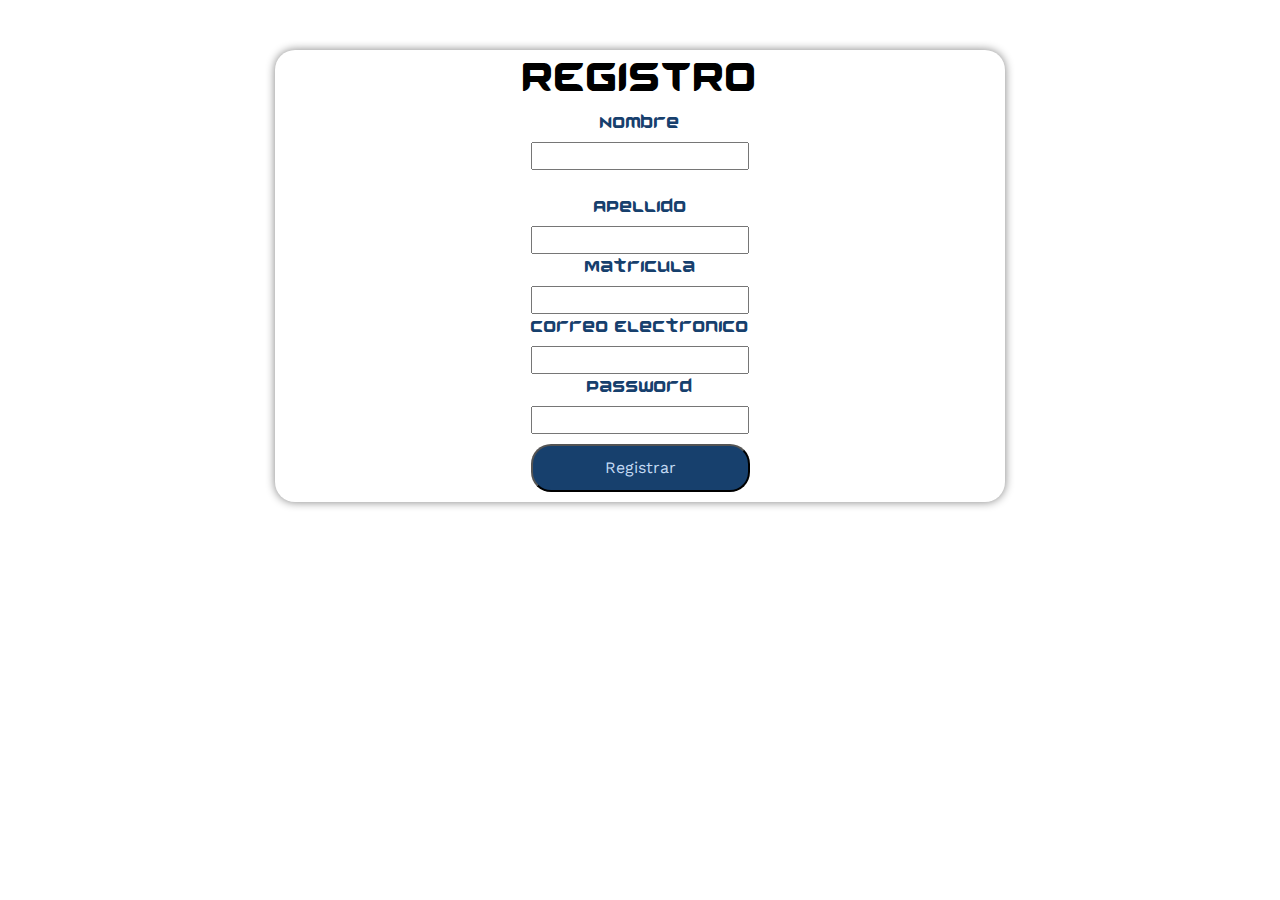
<file: register.html>
<!DOCTYPE html>
<html lang="es-MX">

<head>

    <title>ZETRION</title>
    <meta charset="UTF-8">
    <meta name="description" content="ZETRION | Busqueda de Libros ">
    <meta http-equiv="X-UA-Compatible" content="IE=edge">
    <meta name="viewport" content="width=device-width, initial-scale=1, shrink-to=fit=no">
    <meta name="author" content="Ruben Giron" />

    <link rel="stylesheet" href="style.css">
    <link rel="stylesheet" href="zetrion.css">

    <!---<link rel="icon" href="img/core-img/favicon.ico"> --->
    <link rel="apple-touch-icon" sizes="180x180" href="img/favicons/apple-touch-icon.png">
    <link rel="icon" type="image/png" sizes="32x32" href="img/favicons/favicon-32x32.png">
    <link rel="icon" type="image/png" sizes="16x16" href="img/favicons/favicon-16x16.png">
    <link rel="manifest" href="img/favicons/site.webmanifest">

</head>

<body>
    <div class="main-content-wrapper section-padding-50">
        <!-- Inicio Contenedor Central -->
        <div class="container">
            <!-- Inicio Contenedor Tablas -->
            <div class="row justify-content-center">
                <!--Inicio De Categorias-->
                <div class="col-12 col-lg-8">
                    <div class="cardztn">
                        <h1 class="title">REGISTRO</h1>
                        <form class="formztn" action="register.php" method="post">
                            <div class="form">
                                <label for="username">Nombre</label>
                                <input type="text" id="nombre" name="nombre" required>
                            </div>
                            <br>
                            <label for="username">Apellido</label>
                            <br>
                            <input type="text" id="apellido" name="apellido" required>
                            <br>
                            <label for="username">Matricula</label>
                            <br>
                            <input type="text" id="matricula" name="matricula" required>
                            <br>
                            <label for="username">Correo Electronico</label>
                            <br>
                            <input type="text" id="email" name="email" required>
                            <br>
                            <label for="password">Password</label>
                            <br>
                            <input type="password" id="password" name="password" required>
                            <br>
                            <button type="submit">Registrar</button>
                        </form>

                    </div>
                </div>
            </div>
        </div>
    </div>
</body>

</html>
</file>
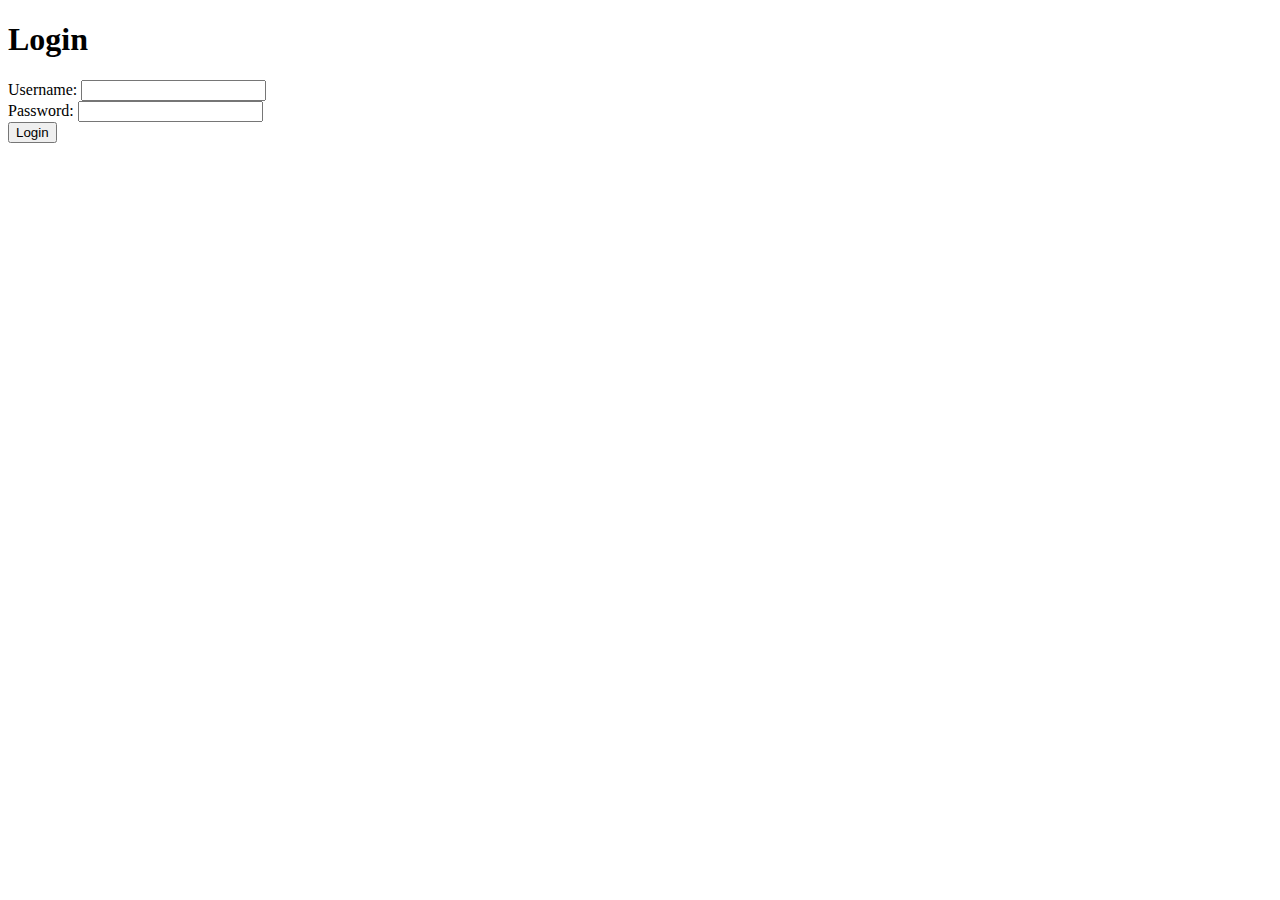
<file: commit/login.html>
<!DOCTYPE html>
<html lang="en">

<head>
    <meta charset="UTF-8">
    <title>Login</title>
</head>

<body>
    <h1>Login</h1>
    <form action="login.php" method="post">
        <label for="username">Username:</label>
        <input type="text" id="username" name="username" required>
        <br>
        <label for="password">Password:</label>
        <input type="password" id="password" name="password" required>
        <br>
        <button type="submit">Login</button>
    </form>
</body>

</html>
</file>
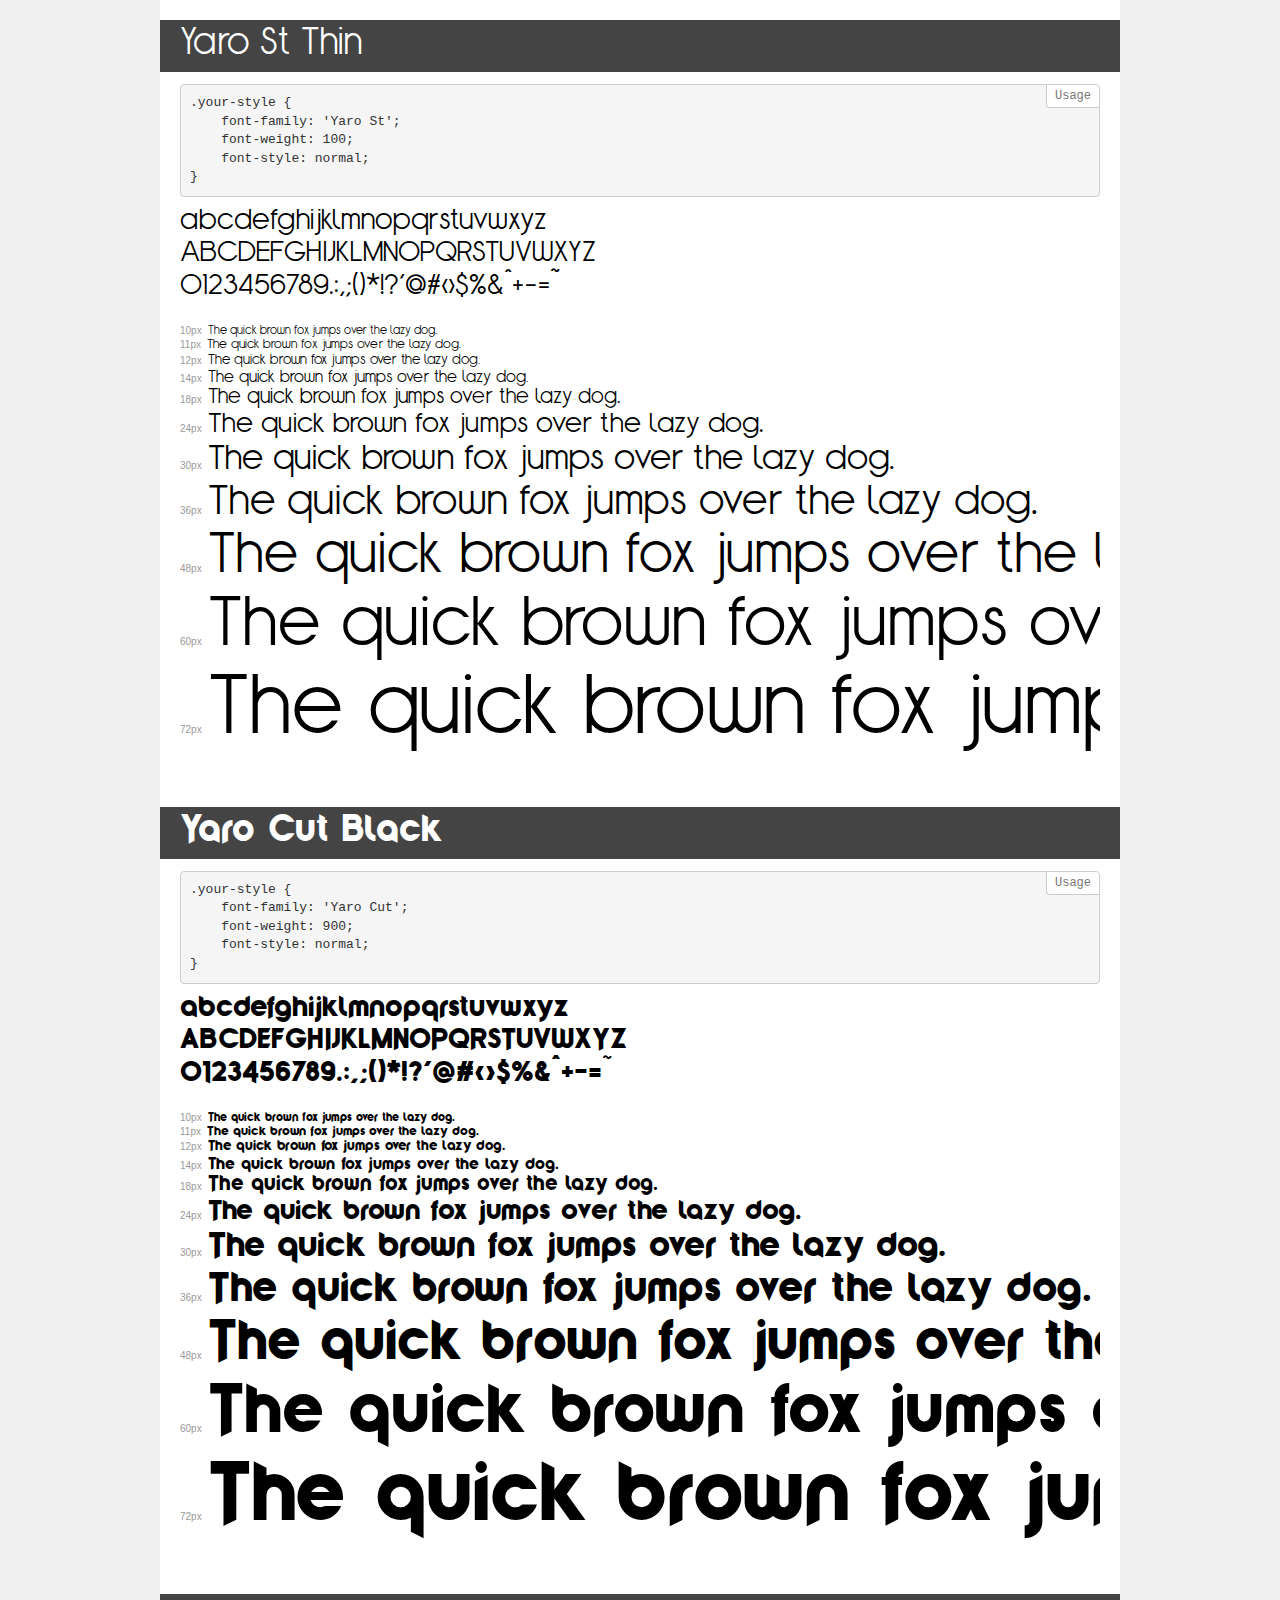
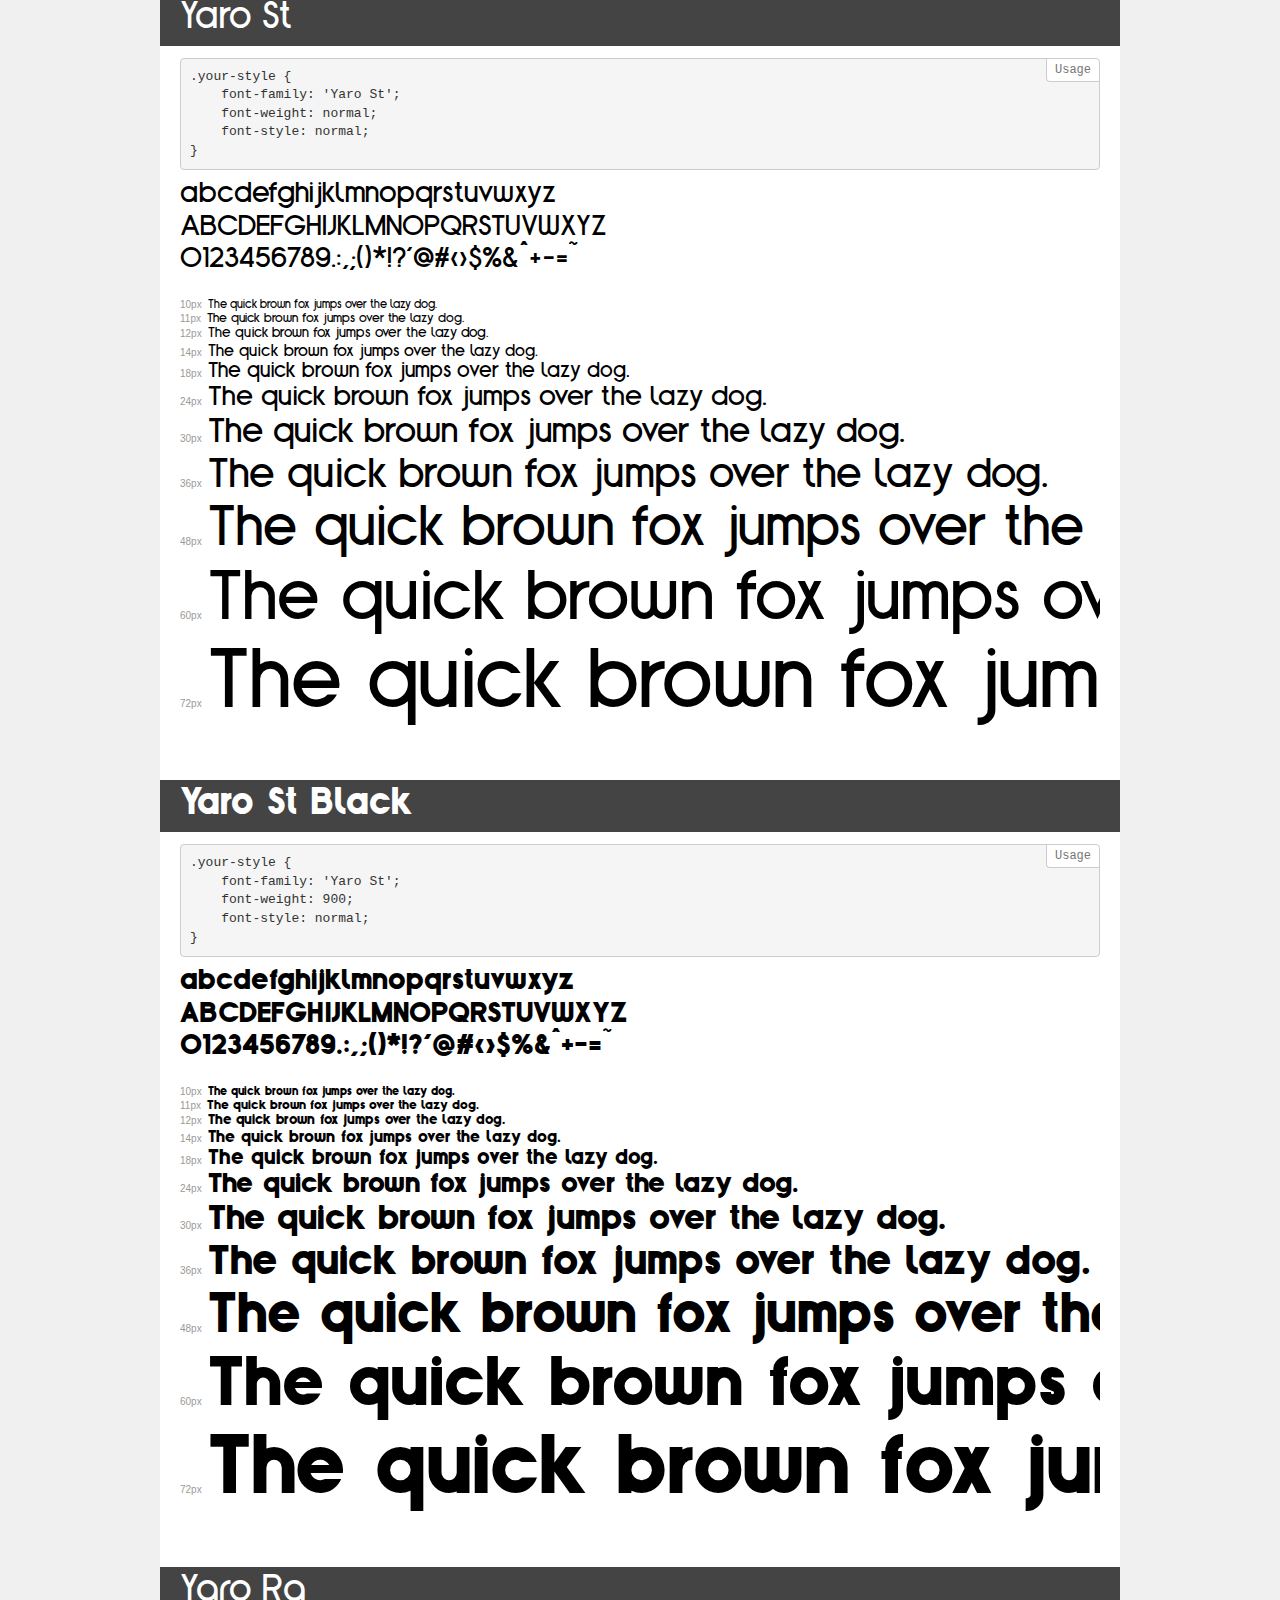
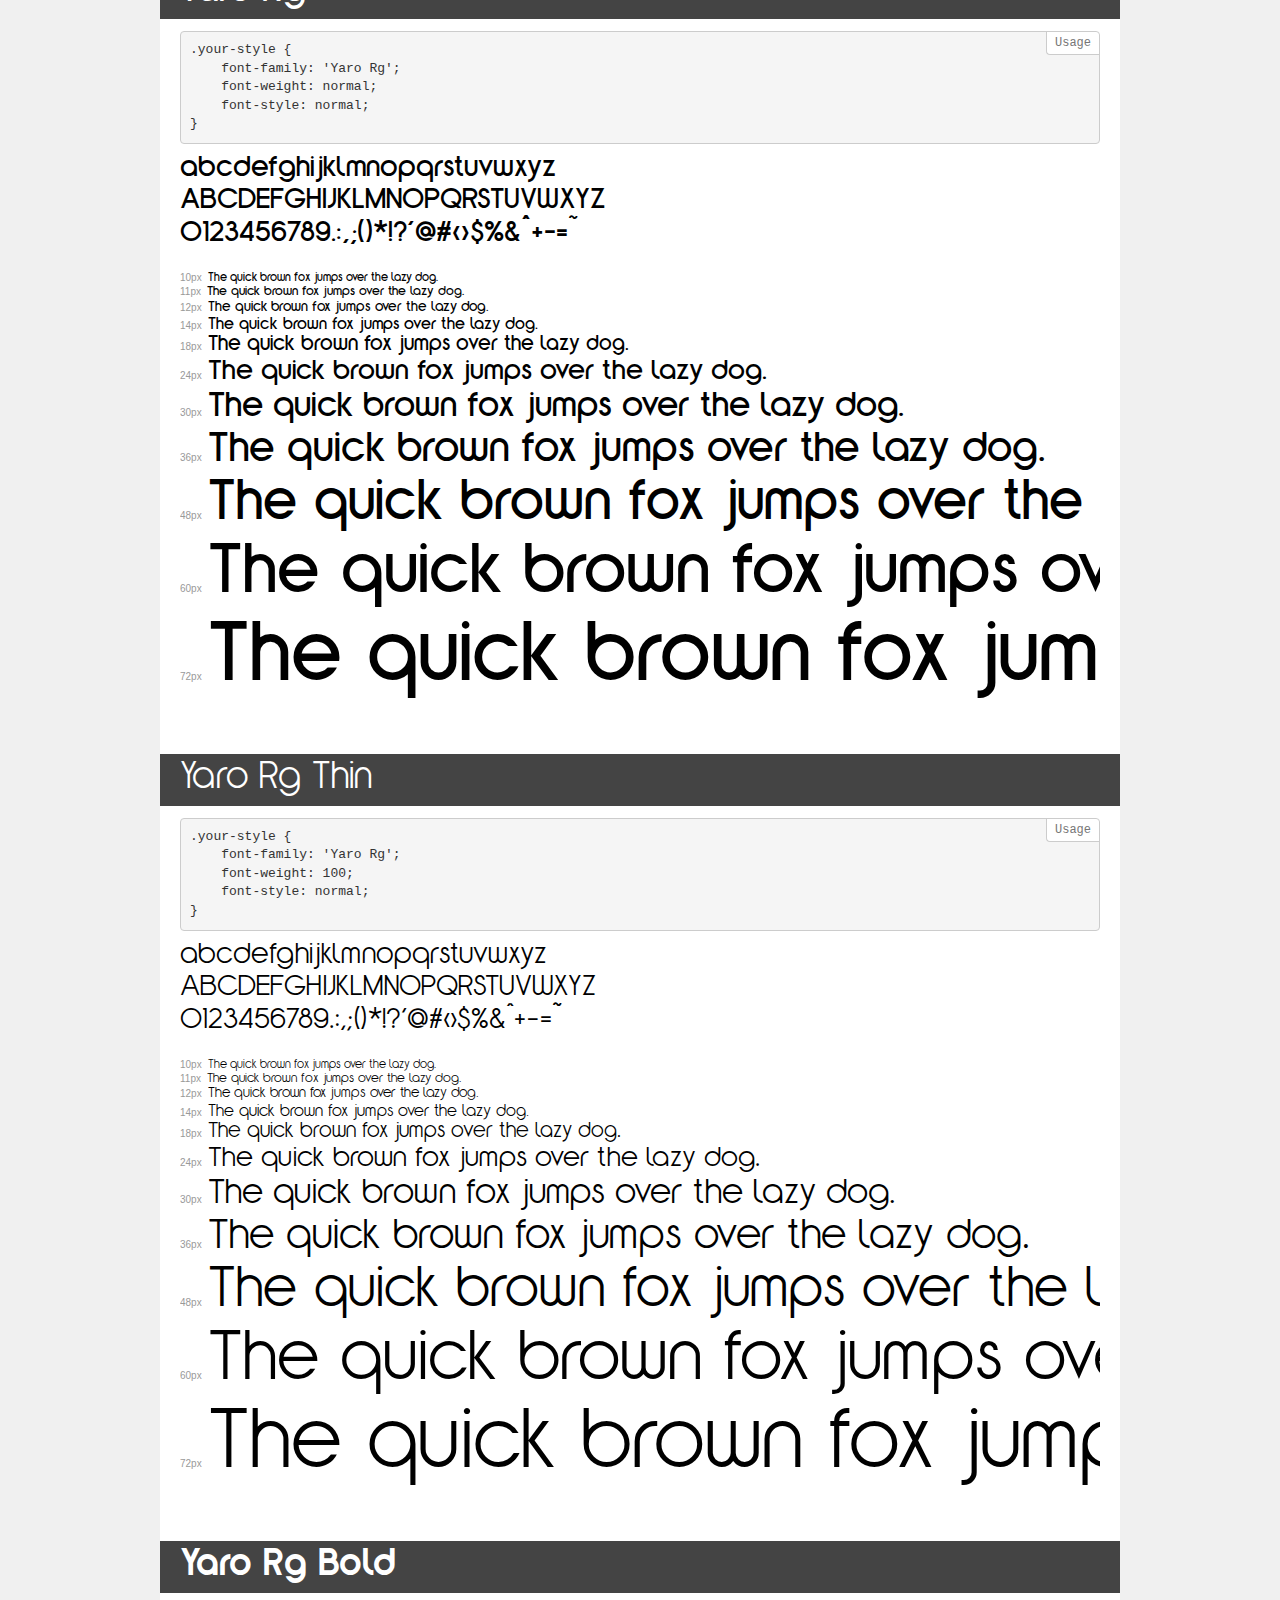
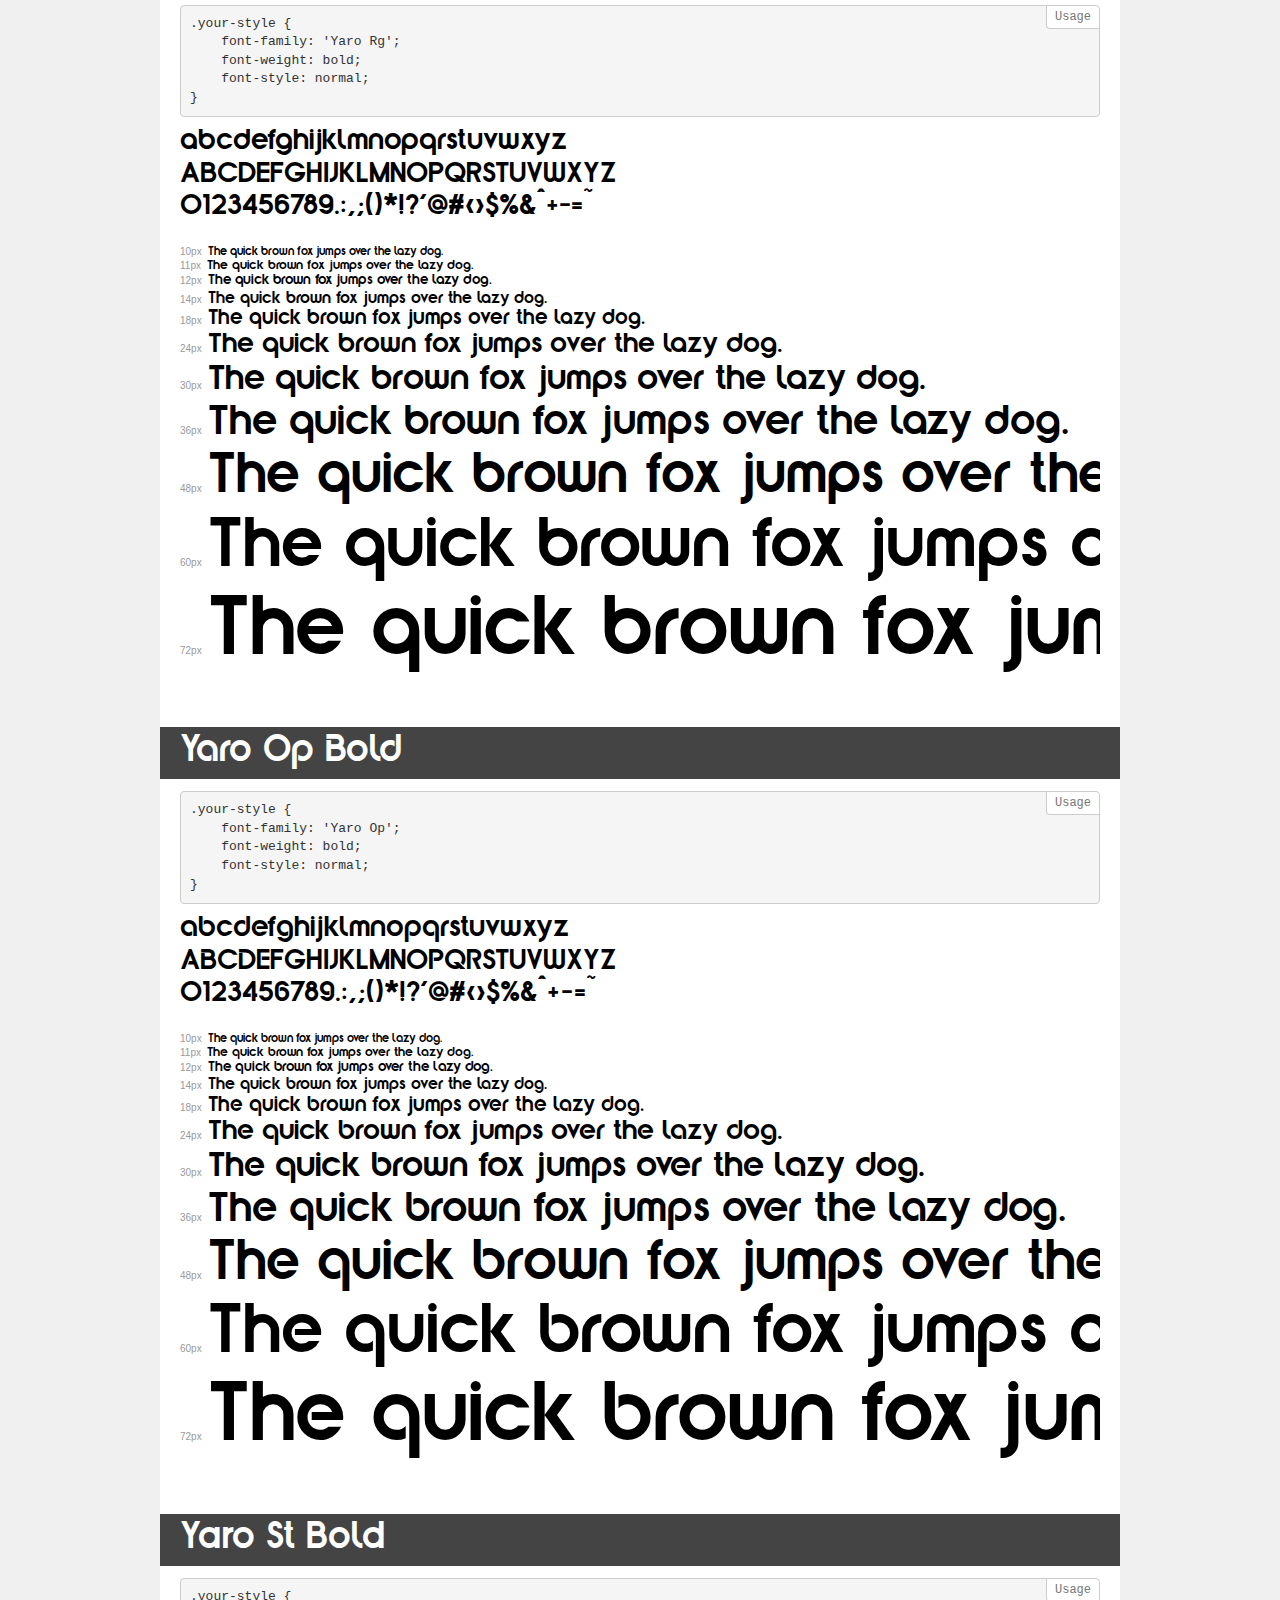
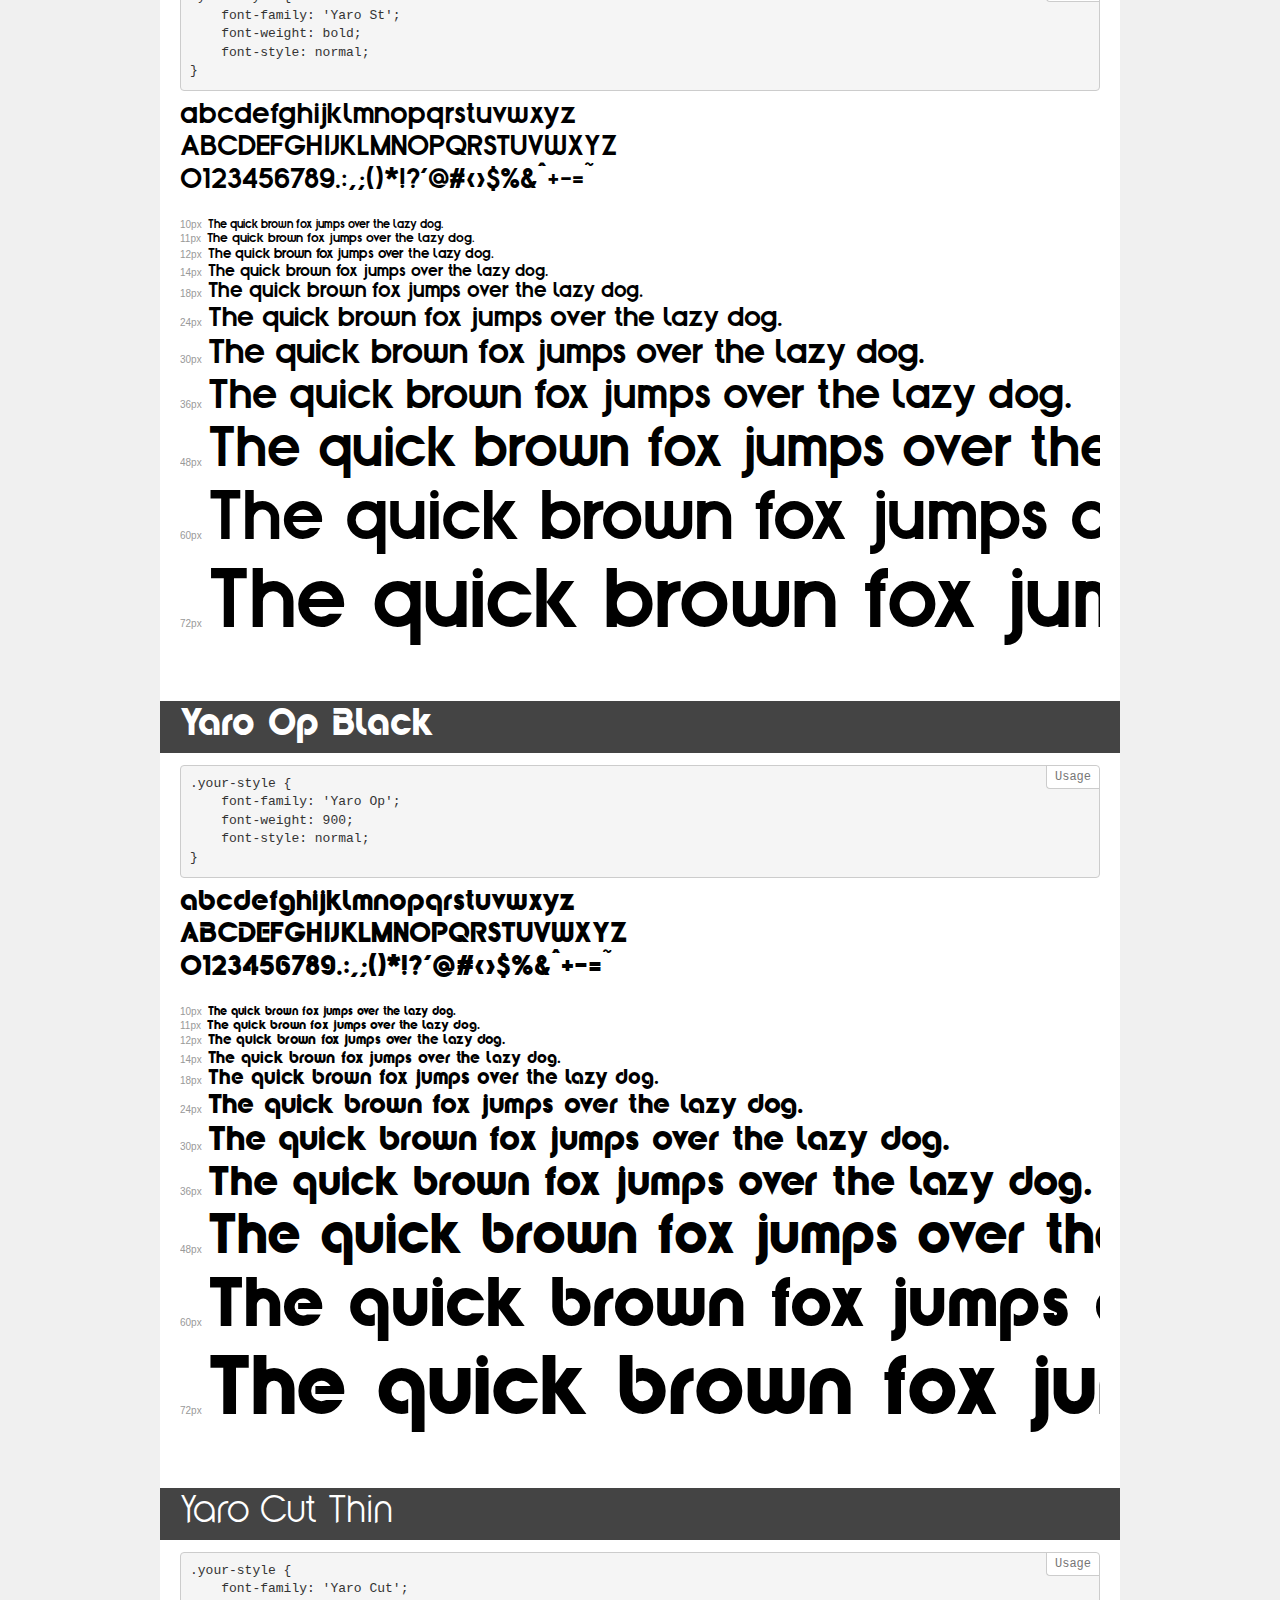
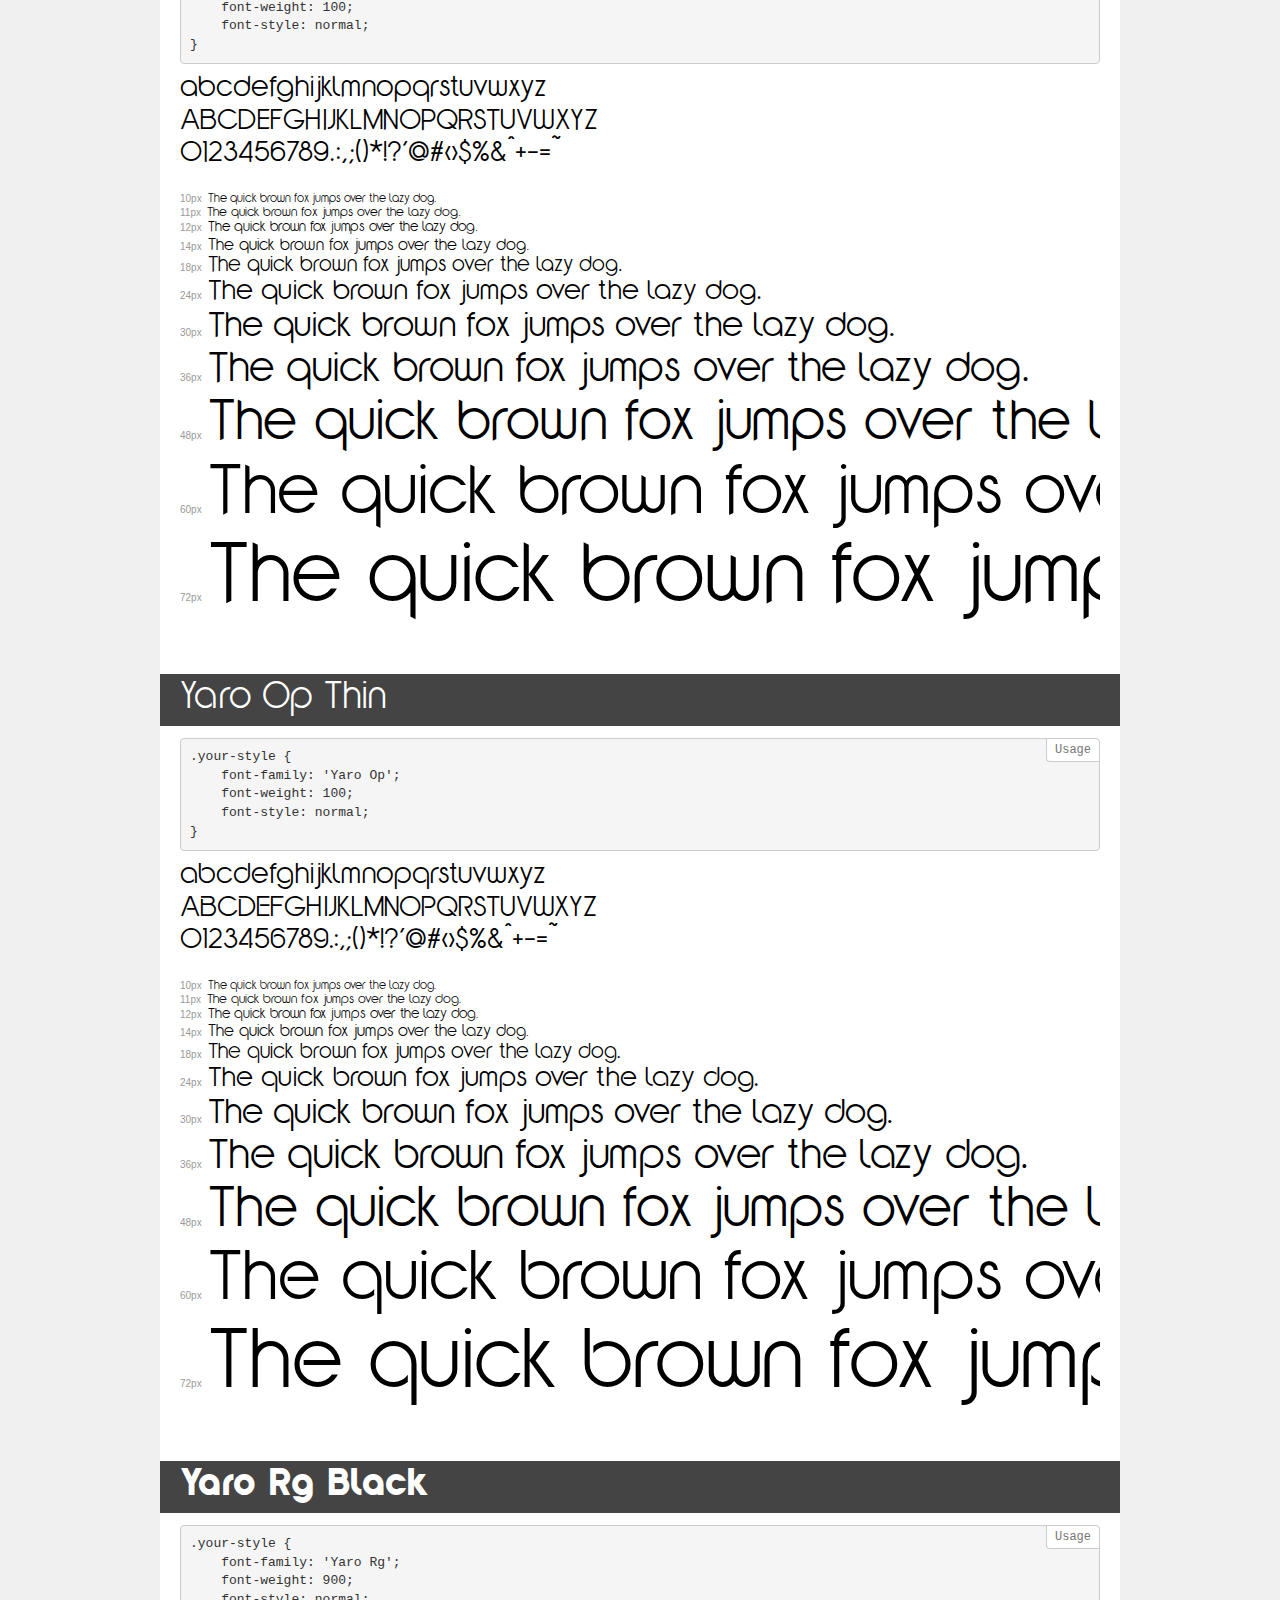
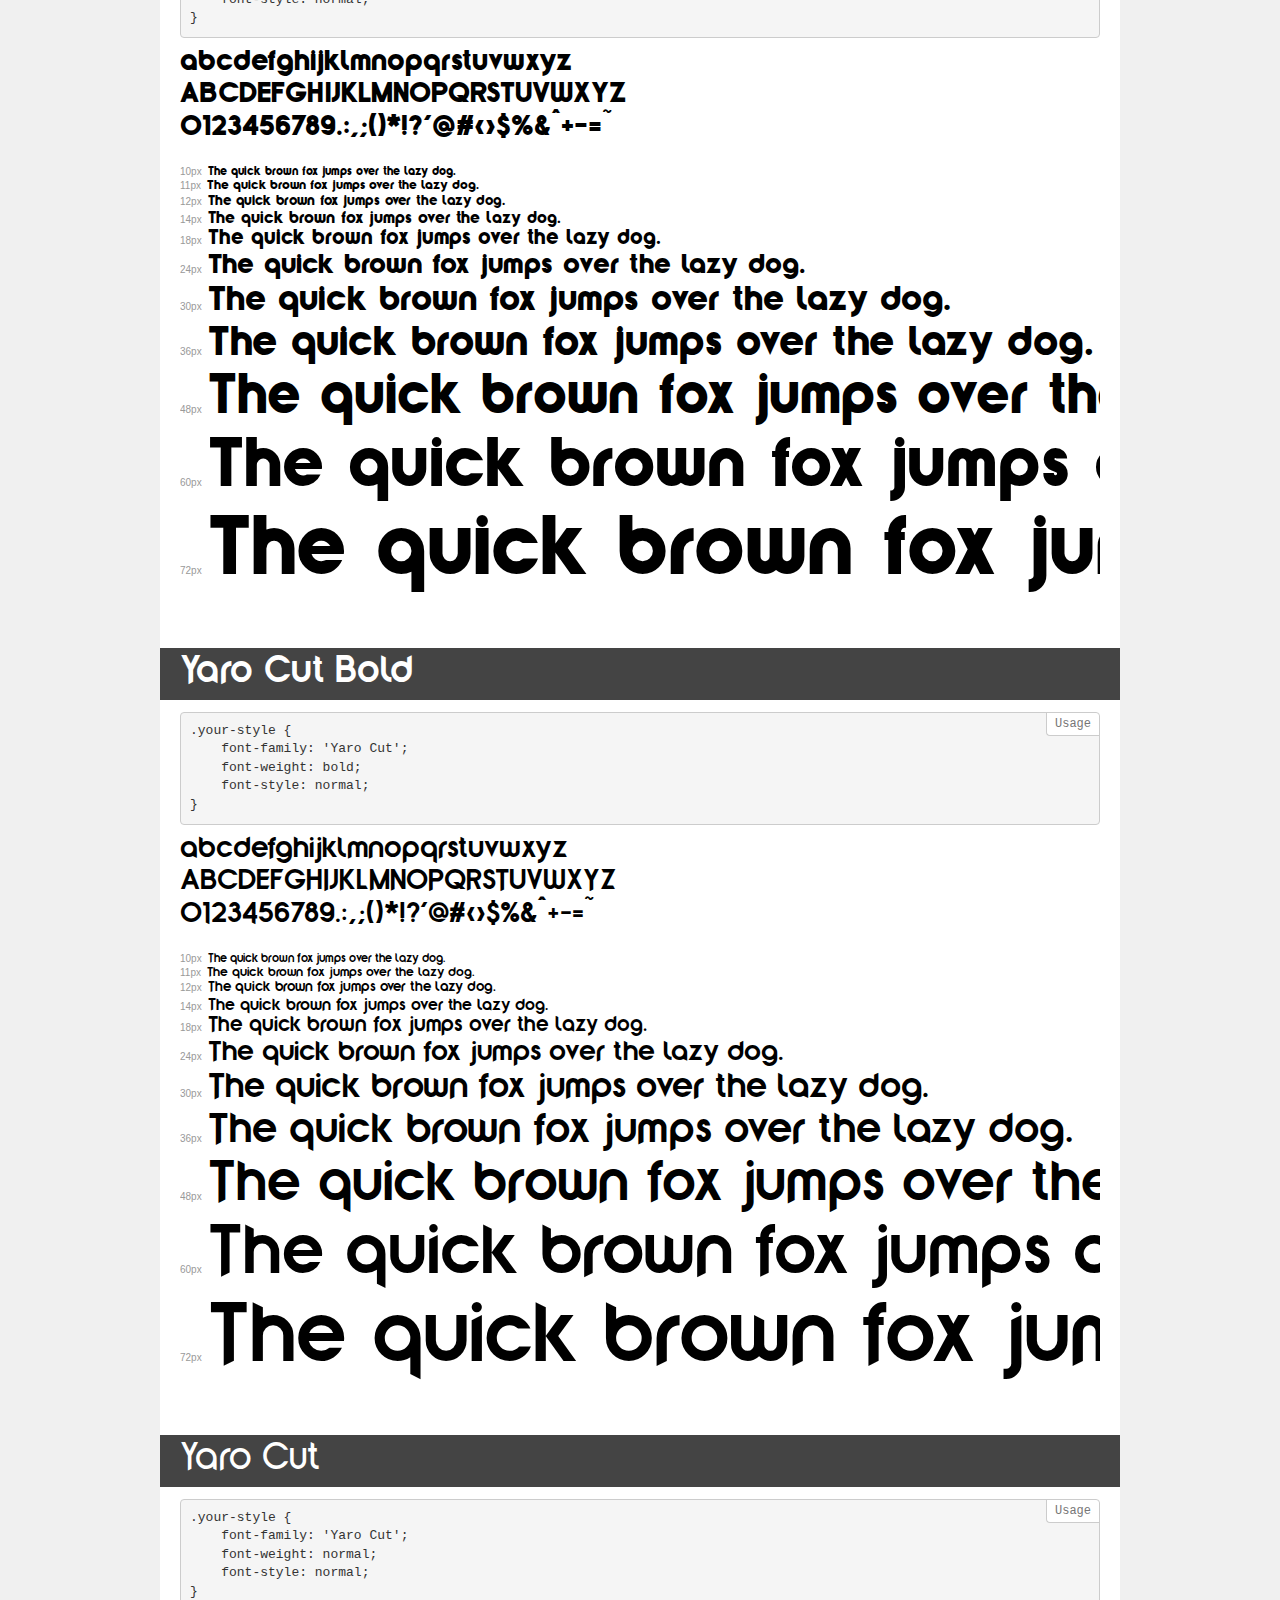
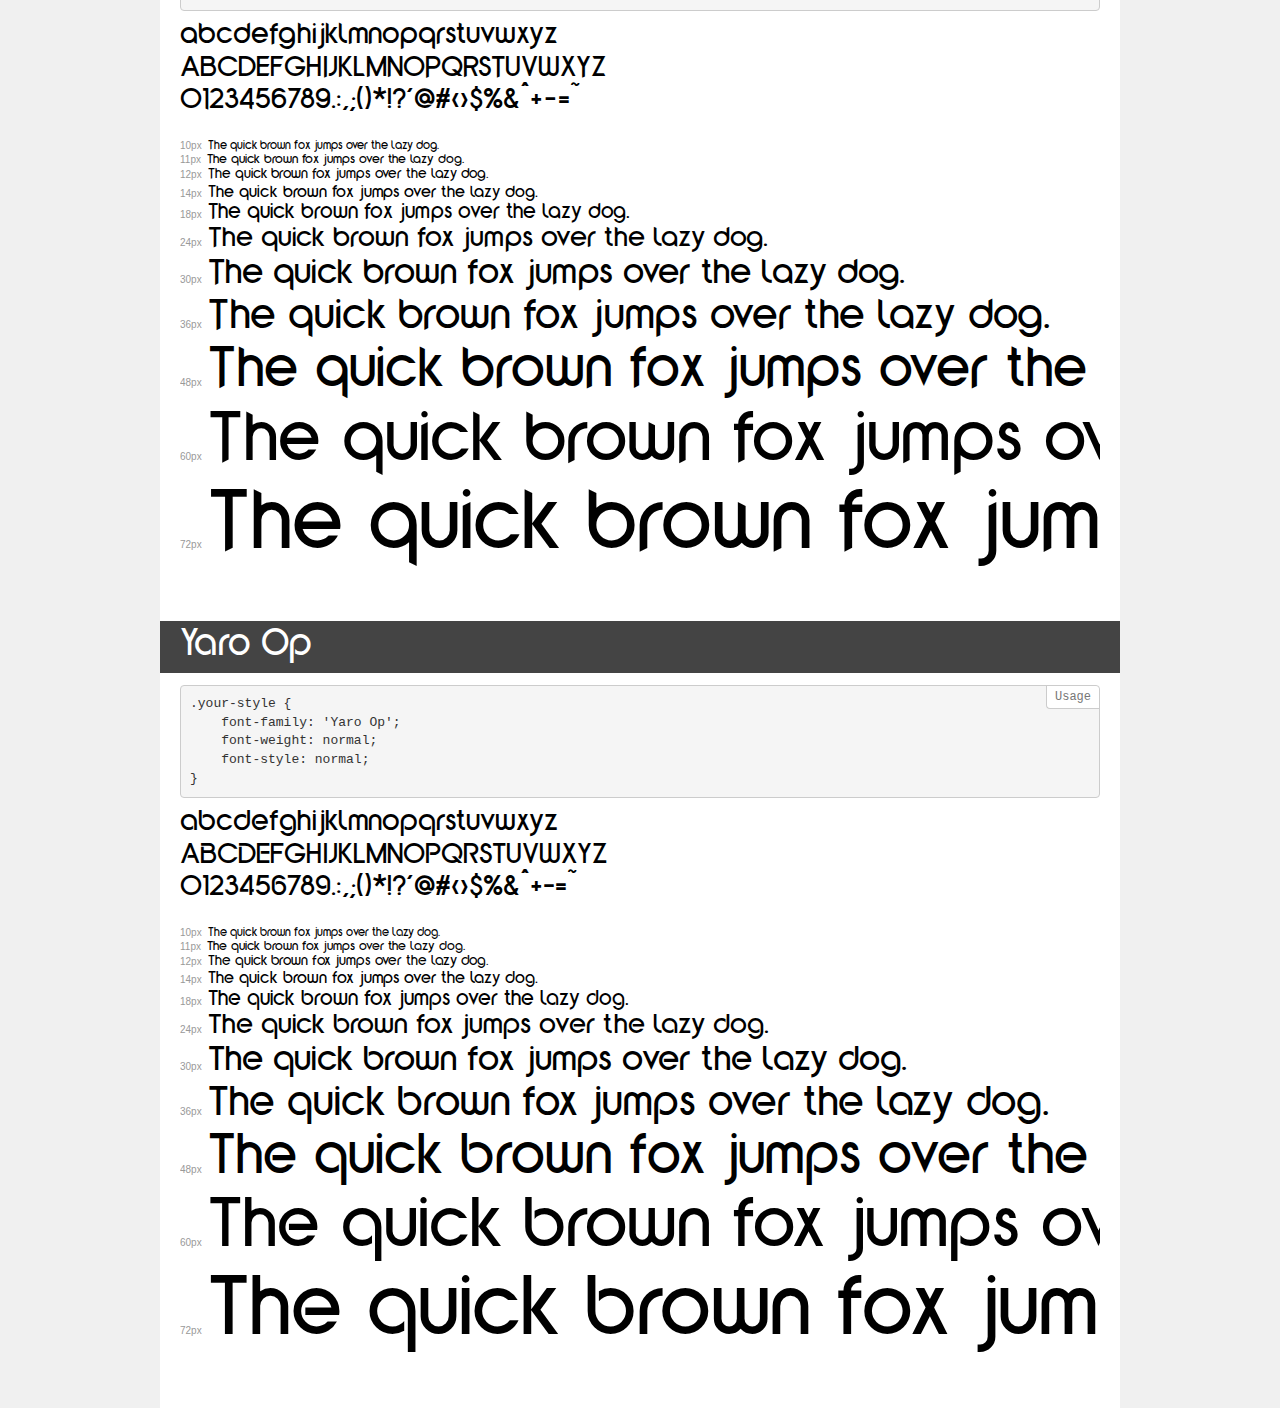
<file: fonts/demo.html>
<!DOCTYPE html>
<html lang="en">
<head>
    <meta charset="utf-8">
    <meta http-equiv="X-UA-Compatible" content="IE=edge">
    <meta name="viewport" content="width=device-width, initial-scale=1">
    <meta name="robots" content="noindex, noarchive">
    <meta name="format-detection" content="telephone=no">
    <title>Transfonter demo</title>
    <link href="stylesheet.css" rel="stylesheet">
    <style>
        /*
        http://meyerweb.com/eric/tools/css/reset/
        v2.0 | 20110126
        License: none (public domain)
        */
        html, body, div, span, applet, object, iframe,
        h1, h2, h3, h4, h5, h6, p, blockquote, pre,
        a, abbr, acronym, address, big, cite, code,
        del, dfn, em, img, ins, kbd, q, s, samp,
        small, strike, strong, sub, sup, tt, var,
        b, u, i, center,
        dl, dt, dd, ol, ul, li,
        fieldset, form, label, legend,
        table, caption, tbody, tfoot, thead, tr, th, td,
        article, aside, canvas, details, embed,
        figure, figcaption, footer, header, hgroup,
        menu, nav, output, ruby, section, summary,
        time, mark, audio, video {
            margin: 0;
            padding: 0;
            border: 0;
            font-size: 100%;
            font: inherit;
            vertical-align: baseline;
        }
        /* HTML5 display-role reset for older browsers */
        article, aside, details, figcaption, figure,
        footer, header, hgroup, menu, nav, section {
            display: block;
        }
        body {
            line-height: 1;
        }
        ol, ul {
            list-style: none;
        }
        blockquote, q {
            quotes: none;
        }
        blockquote:before, blockquote:after,
        q:before, q:after {
            content: '';
            content: none;
        }
        table {
            border-collapse: collapse;
            border-spacing: 0;
        }
        /* demo styles */
        body {
            background: #f0f0f0;
            color: #000;
        }
        .page {
            background: #fff;
            width: 920px;
            margin: 0 auto;
            padding: 20px 20px 0 20px;
            overflow: hidden;
        }
        .font-container {
            overflow-x: auto;
            overflow-y: hidden;
            margin-bottom: 40px;
            line-height: 1.3;
            white-space: nowrap;
            padding-bottom: 5px;
        }
        h1 {
            position: relative;
            background: #444;
            font-size: 32px;
            color: #fff;
            padding: 10px 20px;
            margin: 0 -20px 12px -20px;
        }
        .letters {
            font-size: 25px;
            margin-bottom: 20px;
        }
        .s10:before {
            content: '10px';
        }
        .s11:before {
            content: '11px';
        }
        .s12:before {
            content: '12px';
        }
        .s14:before {
            content: '14px';
        }
        .s18:before {
            content: '18px';
        }
        .s24:before {
            content: '24px';
        }
        .s30:before {
            content: '30px';
        }
        .s36:before {
            content: '36px';
        }
        .s48:before {
            content: '48px';
        }
        .s60:before {
            content: '60px';
        }
        .s72:before {
            content: '72px';
        }
        .s10:before, .s11:before, .s12:before, .s14:before,
        .s18:before, .s24:before, .s30:before, .s36:before,
        .s48:before, .s60:before, .s72:before {
            font-family: Arial, sans-serif;
            font-size: 10px;
            font-weight: normal;
            font-style: normal;
            color: #999;
            padding-right: 6px;
        }
        pre {
            display: block;
            position: relative;
            padding: 9px;
            margin: 0 0 10px;
            font-family: Monaco, Menlo, Consolas, "Courier New", monospace;
            font-size: 13px;
            line-height: 1.428571429;
            color: #333;
            font-weight: normal;
            font-style: normal;
            background-color: #f5f5f5;
            border: 1px solid #ccc;
            overflow-x: auto;
            border-radius: 4px;
        }
        pre:after {
            display: block;
            position: absolute;
            right: 0;
            top: 0;
            content: 'Usage';
            line-height: 1;
            padding: 5px 8px;
            font-size: 12px;
            color: #767676;
            background-color: #fff;
            border: 1px solid #ccc;
            border-right: none;
            border-top: none;
            border-radius: 0 4px 0 4px;
            z-index: 10;
        }
        /* responsive */
        @media (max-width: 959px) {
            .page {
                width: auto;
                margin: 0;
            }
        }
    </style>
</head>
<body>
<div class="page">
    <div class="demo">
        <h1 style="font-family: 'Yaro St'; font-weight: 100; font-style: normal;">Yaro St Thin</h1>
        <pre>.your-style {
    font-family: 'Yaro St';
    font-weight: 100;
    font-style: normal;
}</pre>
        <div class="font-container" style="font-family: 'Yaro St'; font-weight: 100; font-style: normal;">
            <p class="letters">
                abcdefghijklmnopqrstuvwxyz<br>
ABCDEFGHIJKLMNOPQRSTUVWXYZ<br>
                0123456789.:,;()*!?'@#<>$%&^+-=~
            </p>
            <p class="s10" style="font-size: 10px;">The quick brown fox jumps over the lazy dog.</p>
            <p class="s11" style="font-size: 11px;">The quick brown fox jumps over the lazy dog.</p>
            <p class="s12" style="font-size: 12px;">The quick brown fox jumps over the lazy dog.</p>
            <p class="s14" style="font-size: 14px;">The quick brown fox jumps over the lazy dog.</p>
            <p class="s18" style="font-size: 18px;">The quick brown fox jumps over the lazy dog.</p>
            <p class="s24" style="font-size: 24px;">The quick brown fox jumps over the lazy dog.</p>
            <p class="s30" style="font-size: 30px;">The quick brown fox jumps over the lazy dog.</p>
            <p class="s36" style="font-size: 36px;">The quick brown fox jumps over the lazy dog.</p>
            <p class="s48" style="font-size: 48px;">The quick brown fox jumps over the lazy dog.</p>
            <p class="s60" style="font-size: 60px;">The quick brown fox jumps over the lazy dog.</p>
            <p class="s72" style="font-size: 72px;">The quick brown fox jumps over the lazy dog.</p>
        </div>
    </div>
    <div class="demo">
        <h1 style="font-family: 'Yaro Cut'; font-weight: 900; font-style: normal;">Yaro Cut Black</h1>
        <pre>.your-style {
    font-family: 'Yaro Cut';
    font-weight: 900;
    font-style: normal;
}</pre>
        <div class="font-container" style="font-family: 'Yaro Cut'; font-weight: 900; font-style: normal;">
            <p class="letters">
                abcdefghijklmnopqrstuvwxyz<br>
ABCDEFGHIJKLMNOPQRSTUVWXYZ<br>
                0123456789.:,;()*!?'@#<>$%&^+-=~
            </p>
            <p class="s10" style="font-size: 10px;">The quick brown fox jumps over the lazy dog.</p>
            <p class="s11" style="font-size: 11px;">The quick brown fox jumps over the lazy dog.</p>
            <p class="s12" style="font-size: 12px;">The quick brown fox jumps over the lazy dog.</p>
            <p class="s14" style="font-size: 14px;">The quick brown fox jumps over the lazy dog.</p>
            <p class="s18" style="font-size: 18px;">The quick brown fox jumps over the lazy dog.</p>
            <p class="s24" style="font-size: 24px;">The quick brown fox jumps over the lazy dog.</p>
            <p class="s30" style="font-size: 30px;">The quick brown fox jumps over the lazy dog.</p>
            <p class="s36" style="font-size: 36px;">The quick brown fox jumps over the lazy dog.</p>
            <p class="s48" style="font-size: 48px;">The quick brown fox jumps over the lazy dog.</p>
            <p class="s60" style="font-size: 60px;">The quick brown fox jumps over the lazy dog.</p>
            <p class="s72" style="font-size: 72px;">The quick brown fox jumps over the lazy dog.</p>
        </div>
    </div>
    <div class="demo">
        <h1 style="font-family: 'Yaro St'; font-weight: normal; font-style: normal;">Yaro St</h1>
        <pre>.your-style {
    font-family: 'Yaro St';
    font-weight: normal;
    font-style: normal;
}</pre>
        <div class="font-container" style="font-family: 'Yaro St'; font-weight: normal; font-style: normal;">
            <p class="letters">
                abcdefghijklmnopqrstuvwxyz<br>
ABCDEFGHIJKLMNOPQRSTUVWXYZ<br>
                0123456789.:,;()*!?'@#<>$%&^+-=~
            </p>
            <p class="s10" style="font-size: 10px;">The quick brown fox jumps over the lazy dog.</p>
            <p class="s11" style="font-size: 11px;">The quick brown fox jumps over the lazy dog.</p>
            <p class="s12" style="font-size: 12px;">The quick brown fox jumps over the lazy dog.</p>
            <p class="s14" style="font-size: 14px;">The quick brown fox jumps over the lazy dog.</p>
            <p class="s18" style="font-size: 18px;">The quick brown fox jumps over the lazy dog.</p>
            <p class="s24" style="font-size: 24px;">The quick brown fox jumps over the lazy dog.</p>
            <p class="s30" style="font-size: 30px;">The quick brown fox jumps over the lazy dog.</p>
            <p class="s36" style="font-size: 36px;">The quick brown fox jumps over the lazy dog.</p>
            <p class="s48" style="font-size: 48px;">The quick brown fox jumps over the lazy dog.</p>
            <p class="s60" style="font-size: 60px;">The quick brown fox jumps over the lazy dog.</p>
            <p class="s72" style="font-size: 72px;">The quick brown fox jumps over the lazy dog.</p>
        </div>
    </div>
    <div class="demo">
        <h1 style="font-family: 'Yaro St'; font-weight: 900; font-style: normal;">Yaro St Black</h1>
        <pre>.your-style {
    font-family: 'Yaro St';
    font-weight: 900;
    font-style: normal;
}</pre>
        <div class="font-container" style="font-family: 'Yaro St'; font-weight: 900; font-style: normal;">
            <p class="letters">
                abcdefghijklmnopqrstuvwxyz<br>
ABCDEFGHIJKLMNOPQRSTUVWXYZ<br>
                0123456789.:,;()*!?'@#<>$%&^+-=~
            </p>
            <p class="s10" style="font-size: 10px;">The quick brown fox jumps over the lazy dog.</p>
            <p class="s11" style="font-size: 11px;">The quick brown fox jumps over the lazy dog.</p>
            <p class="s12" style="font-size: 12px;">The quick brown fox jumps over the lazy dog.</p>
            <p class="s14" style="font-size: 14px;">The quick brown fox jumps over the lazy dog.</p>
            <p class="s18" style="font-size: 18px;">The quick brown fox jumps over the lazy dog.</p>
            <p class="s24" style="font-size: 24px;">The quick brown fox jumps over the lazy dog.</p>
            <p class="s30" style="font-size: 30px;">The quick brown fox jumps over the lazy dog.</p>
            <p class="s36" style="font-size: 36px;">The quick brown fox jumps over the lazy dog.</p>
            <p class="s48" style="font-size: 48px;">The quick brown fox jumps over the lazy dog.</p>
            <p class="s60" style="font-size: 60px;">The quick brown fox jumps over the lazy dog.</p>
            <p class="s72" style="font-size: 72px;">The quick brown fox jumps over the lazy dog.</p>
        </div>
    </div>
    <div class="demo">
        <h1 style="font-family: 'Yaro Rg'; font-weight: normal; font-style: normal;">Yaro Rg</h1>
        <pre>.your-style {
    font-family: 'Yaro Rg';
    font-weight: normal;
    font-style: normal;
}</pre>
        <div class="font-container" style="font-family: 'Yaro Rg'; font-weight: normal; font-style: normal;">
            <p class="letters">
                abcdefghijklmnopqrstuvwxyz<br>
ABCDEFGHIJKLMNOPQRSTUVWXYZ<br>
                0123456789.:,;()*!?'@#<>$%&^+-=~
            </p>
            <p class="s10" style="font-size: 10px;">The quick brown fox jumps over the lazy dog.</p>
            <p class="s11" style="font-size: 11px;">The quick brown fox jumps over the lazy dog.</p>
            <p class="s12" style="font-size: 12px;">The quick brown fox jumps over the lazy dog.</p>
            <p class="s14" style="font-size: 14px;">The quick brown fox jumps over the lazy dog.</p>
            <p class="s18" style="font-size: 18px;">The quick brown fox jumps over the lazy dog.</p>
            <p class="s24" style="font-size: 24px;">The quick brown fox jumps over the lazy dog.</p>
            <p class="s30" style="font-size: 30px;">The quick brown fox jumps over the lazy dog.</p>
            <p class="s36" style="font-size: 36px;">The quick brown fox jumps over the lazy dog.</p>
            <p class="s48" style="font-size: 48px;">The quick brown fox jumps over the lazy dog.</p>
            <p class="s60" style="font-size: 60px;">The quick brown fox jumps over the lazy dog.</p>
            <p class="s72" style="font-size: 72px;">The quick brown fox jumps over the lazy dog.</p>
        </div>
    </div>
    <div class="demo">
        <h1 style="font-family: 'Yaro Rg'; font-weight: 100; font-style: normal;">Yaro Rg Thin</h1>
        <pre>.your-style {
    font-family: 'Yaro Rg';
    font-weight: 100;
    font-style: normal;
}</pre>
        <div class="font-container" style="font-family: 'Yaro Rg'; font-weight: 100; font-style: normal;">
            <p class="letters">
                abcdefghijklmnopqrstuvwxyz<br>
ABCDEFGHIJKLMNOPQRSTUVWXYZ<br>
                0123456789.:,;()*!?'@#<>$%&^+-=~
            </p>
            <p class="s10" style="font-size: 10px;">The quick brown fox jumps over the lazy dog.</p>
            <p class="s11" style="font-size: 11px;">The quick brown fox jumps over the lazy dog.</p>
            <p class="s12" style="font-size: 12px;">The quick brown fox jumps over the lazy dog.</p>
            <p class="s14" style="font-size: 14px;">The quick brown fox jumps over the lazy dog.</p>
            <p class="s18" style="font-size: 18px;">The quick brown fox jumps over the lazy dog.</p>
            <p class="s24" style="font-size: 24px;">The quick brown fox jumps over the lazy dog.</p>
            <p class="s30" style="font-size: 30px;">The quick brown fox jumps over the lazy dog.</p>
            <p class="s36" style="font-size: 36px;">The quick brown fox jumps over the lazy dog.</p>
            <p class="s48" style="font-size: 48px;">The quick brown fox jumps over the lazy dog.</p>
            <p class="s60" style="font-size: 60px;">The quick brown fox jumps over the lazy dog.</p>
            <p class="s72" style="font-size: 72px;">The quick brown fox jumps over the lazy dog.</p>
        </div>
    </div>
    <div class="demo">
        <h1 style="font-family: 'Yaro Rg'; font-weight: bold; font-style: normal;">Yaro Rg Bold</h1>
        <pre>.your-style {
    font-family: 'Yaro Rg';
    font-weight: bold;
    font-style: normal;
}</pre>
        <div class="font-container" style="font-family: 'Yaro Rg'; font-weight: bold; font-style: normal;">
            <p class="letters">
                abcdefghijklmnopqrstuvwxyz<br>
ABCDEFGHIJKLMNOPQRSTUVWXYZ<br>
                0123456789.:,;()*!?'@#<>$%&^+-=~
            </p>
            <p class="s10" style="font-size: 10px;">The quick brown fox jumps over the lazy dog.</p>
            <p class="s11" style="font-size: 11px;">The quick brown fox jumps over the lazy dog.</p>
            <p class="s12" style="font-size: 12px;">The quick brown fox jumps over the lazy dog.</p>
            <p class="s14" style="font-size: 14px;">The quick brown fox jumps over the lazy dog.</p>
            <p class="s18" style="font-size: 18px;">The quick brown fox jumps over the lazy dog.</p>
            <p class="s24" style="font-size: 24px;">The quick brown fox jumps over the lazy dog.</p>
            <p class="s30" style="font-size: 30px;">The quick brown fox jumps over the lazy dog.</p>
            <p class="s36" style="font-size: 36px;">The quick brown fox jumps over the lazy dog.</p>
            <p class="s48" style="font-size: 48px;">The quick brown fox jumps over the lazy dog.</p>
            <p class="s60" style="font-size: 60px;">The quick brown fox jumps over the lazy dog.</p>
            <p class="s72" style="font-size: 72px;">The quick brown fox jumps over the lazy dog.</p>
        </div>
    </div>
    <div class="demo">
        <h1 style="font-family: 'Yaro Op'; font-weight: bold; font-style: normal;">Yaro Op Bold</h1>
        <pre>.your-style {
    font-family: 'Yaro Op';
    font-weight: bold;
    font-style: normal;
}</pre>
        <div class="font-container" style="font-family: 'Yaro Op'; font-weight: bold; font-style: normal;">
            <p class="letters">
                abcdefghijklmnopqrstuvwxyz<br>
ABCDEFGHIJKLMNOPQRSTUVWXYZ<br>
                0123456789.:,;()*!?'@#<>$%&^+-=~
            </p>
            <p class="s10" style="font-size: 10px;">The quick brown fox jumps over the lazy dog.</p>
            <p class="s11" style="font-size: 11px;">The quick brown fox jumps over the lazy dog.</p>
            <p class="s12" style="font-size: 12px;">The quick brown fox jumps over the lazy dog.</p>
            <p class="s14" style="font-size: 14px;">The quick brown fox jumps over the lazy dog.</p>
            <p class="s18" style="font-size: 18px;">The quick brown fox jumps over the lazy dog.</p>
            <p class="s24" style="font-size: 24px;">The quick brown fox jumps over the lazy dog.</p>
            <p class="s30" style="font-size: 30px;">The quick brown fox jumps over the lazy dog.</p>
            <p class="s36" style="font-size: 36px;">The quick brown fox jumps over the lazy dog.</p>
            <p class="s48" style="font-size: 48px;">The quick brown fox jumps over the lazy dog.</p>
            <p class="s60" style="font-size: 60px;">The quick brown fox jumps over the lazy dog.</p>
            <p class="s72" style="font-size: 72px;">The quick brown fox jumps over the lazy dog.</p>
        </div>
    </div>
    <div class="demo">
        <h1 style="font-family: 'Yaro St'; font-weight: bold; font-style: normal;">Yaro St Bold</h1>
        <pre>.your-style {
    font-family: 'Yaro St';
    font-weight: bold;
    font-style: normal;
}</pre>
        <div class="font-container" style="font-family: 'Yaro St'; font-weight: bold; font-style: normal;">
            <p class="letters">
                abcdefghijklmnopqrstuvwxyz<br>
ABCDEFGHIJKLMNOPQRSTUVWXYZ<br>
                0123456789.:,;()*!?'@#<>$%&^+-=~
            </p>
            <p class="s10" style="font-size: 10px;">The quick brown fox jumps over the lazy dog.</p>
            <p class="s11" style="font-size: 11px;">The quick brown fox jumps over the lazy dog.</p>
            <p class="s12" style="font-size: 12px;">The quick brown fox jumps over the lazy dog.</p>
            <p class="s14" style="font-size: 14px;">The quick brown fox jumps over the lazy dog.</p>
            <p class="s18" style="font-size: 18px;">The quick brown fox jumps over the lazy dog.</p>
            <p class="s24" style="font-size: 24px;">The quick brown fox jumps over the lazy dog.</p>
            <p class="s30" style="font-size: 30px;">The quick brown fox jumps over the lazy dog.</p>
            <p class="s36" style="font-size: 36px;">The quick brown fox jumps over the lazy dog.</p>
            <p class="s48" style="font-size: 48px;">The quick brown fox jumps over the lazy dog.</p>
            <p class="s60" style="font-size: 60px;">The quick brown fox jumps over the lazy dog.</p>
            <p class="s72" style="font-size: 72px;">The quick brown fox jumps over the lazy dog.</p>
        </div>
    </div>
    <div class="demo">
        <h1 style="font-family: 'Yaro Op'; font-weight: 900; font-style: normal;">Yaro Op Black</h1>
        <pre>.your-style {
    font-family: 'Yaro Op';
    font-weight: 900;
    font-style: normal;
}</pre>
        <div class="font-container" style="font-family: 'Yaro Op'; font-weight: 900; font-style: normal;">
            <p class="letters">
                abcdefghijklmnopqrstuvwxyz<br>
ABCDEFGHIJKLMNOPQRSTUVWXYZ<br>
                0123456789.:,;()*!?'@#<>$%&^+-=~
            </p>
            <p class="s10" style="font-size: 10px;">The quick brown fox jumps over the lazy dog.</p>
            <p class="s11" style="font-size: 11px;">The quick brown fox jumps over the lazy dog.</p>
            <p class="s12" style="font-size: 12px;">The quick brown fox jumps over the lazy dog.</p>
            <p class="s14" style="font-size: 14px;">The quick brown fox jumps over the lazy dog.</p>
            <p class="s18" style="font-size: 18px;">The quick brown fox jumps over the lazy dog.</p>
            <p class="s24" style="font-size: 24px;">The quick brown fox jumps over the lazy dog.</p>
            <p class="s30" style="font-size: 30px;">The quick brown fox jumps over the lazy dog.</p>
            <p class="s36" style="font-size: 36px;">The quick brown fox jumps over the lazy dog.</p>
            <p class="s48" style="font-size: 48px;">The quick brown fox jumps over the lazy dog.</p>
            <p class="s60" style="font-size: 60px;">The quick brown fox jumps over the lazy dog.</p>
            <p class="s72" style="font-size: 72px;">The quick brown fox jumps over the lazy dog.</p>
        </div>
    </div>
    <div class="demo">
        <h1 style="font-family: 'Yaro Cut'; font-weight: 100; font-style: normal;">Yaro Cut Thin</h1>
        <pre>.your-style {
    font-family: 'Yaro Cut';
    font-weight: 100;
    font-style: normal;
}</pre>
        <div class="font-container" style="font-family: 'Yaro Cut'; font-weight: 100; font-style: normal;">
            <p class="letters">
                abcdefghijklmnopqrstuvwxyz<br>
ABCDEFGHIJKLMNOPQRSTUVWXYZ<br>
                0123456789.:,;()*!?'@#<>$%&^+-=~
            </p>
            <p class="s10" style="font-size: 10px;">The quick brown fox jumps over the lazy dog.</p>
            <p class="s11" style="font-size: 11px;">The quick brown fox jumps over the lazy dog.</p>
            <p class="s12" style="font-size: 12px;">The quick brown fox jumps over the lazy dog.</p>
            <p class="s14" style="font-size: 14px;">The quick brown fox jumps over the lazy dog.</p>
            <p class="s18" style="font-size: 18px;">The quick brown fox jumps over the lazy dog.</p>
            <p class="s24" style="font-size: 24px;">The quick brown fox jumps over the lazy dog.</p>
            <p class="s30" style="font-size: 30px;">The quick brown fox jumps over the lazy dog.</p>
            <p class="s36" style="font-size: 36px;">The quick brown fox jumps over the lazy dog.</p>
            <p class="s48" style="font-size: 48px;">The quick brown fox jumps over the lazy dog.</p>
            <p class="s60" style="font-size: 60px;">The quick brown fox jumps over the lazy dog.</p>
            <p class="s72" style="font-size: 72px;">The quick brown fox jumps over the lazy dog.</p>
        </div>
    </div>
    <div class="demo">
        <h1 style="font-family: 'Yaro Op'; font-weight: 100; font-style: normal;">Yaro Op Thin</h1>
        <pre>.your-style {
    font-family: 'Yaro Op';
    font-weight: 100;
    font-style: normal;
}</pre>
        <div class="font-container" style="font-family: 'Yaro Op'; font-weight: 100; font-style: normal;">
            <p class="letters">
                abcdefghijklmnopqrstuvwxyz<br>
ABCDEFGHIJKLMNOPQRSTUVWXYZ<br>
                0123456789.:,;()*!?'@#<>$%&^+-=~
            </p>
            <p class="s10" style="font-size: 10px;">The quick brown fox jumps over the lazy dog.</p>
            <p class="s11" style="font-size: 11px;">The quick brown fox jumps over the lazy dog.</p>
            <p class="s12" style="font-size: 12px;">The quick brown fox jumps over the lazy dog.</p>
            <p class="s14" style="font-size: 14px;">The quick brown fox jumps over the lazy dog.</p>
            <p class="s18" style="font-size: 18px;">The quick brown fox jumps over the lazy dog.</p>
            <p class="s24" style="font-size: 24px;">The quick brown fox jumps over the lazy dog.</p>
            <p class="s30" style="font-size: 30px;">The quick brown fox jumps over the lazy dog.</p>
            <p class="s36" style="font-size: 36px;">The quick brown fox jumps over the lazy dog.</p>
            <p class="s48" style="font-size: 48px;">The quick brown fox jumps over the lazy dog.</p>
            <p class="s60" style="font-size: 60px;">The quick brown fox jumps over the lazy dog.</p>
            <p class="s72" style="font-size: 72px;">The quick brown fox jumps over the lazy dog.</p>
        </div>
    </div>
    <div class="demo">
        <h1 style="font-family: 'Yaro Rg'; font-weight: 900; font-style: normal;">Yaro Rg Black</h1>
        <pre>.your-style {
    font-family: 'Yaro Rg';
    font-weight: 900;
    font-style: normal;
}</pre>
        <div class="font-container" style="font-family: 'Yaro Rg'; font-weight: 900; font-style: normal;">
            <p class="letters">
                abcdefghijklmnopqrstuvwxyz<br>
ABCDEFGHIJKLMNOPQRSTUVWXYZ<br>
                0123456789.:,;()*!?'@#<>$%&^+-=~
            </p>
            <p class="s10" style="font-size: 10px;">The quick brown fox jumps over the lazy dog.</p>
            <p class="s11" style="font-size: 11px;">The quick brown fox jumps over the lazy dog.</p>
            <p class="s12" style="font-size: 12px;">The quick brown fox jumps over the lazy dog.</p>
            <p class="s14" style="font-size: 14px;">The quick brown fox jumps over the lazy dog.</p>
            <p class="s18" style="font-size: 18px;">The quick brown fox jumps over the lazy dog.</p>
            <p class="s24" style="font-size: 24px;">The quick brown fox jumps over the lazy dog.</p>
            <p class="s30" style="font-size: 30px;">The quick brown fox jumps over the lazy dog.</p>
            <p class="s36" style="font-size: 36px;">The quick brown fox jumps over the lazy dog.</p>
            <p class="s48" style="font-size: 48px;">The quick brown fox jumps over the lazy dog.</p>
            <p class="s60" style="font-size: 60px;">The quick brown fox jumps over the lazy dog.</p>
            <p class="s72" style="font-size: 72px;">The quick brown fox jumps over the lazy dog.</p>
        </div>
    </div>
    <div class="demo">
        <h1 style="font-family: 'Yaro Cut'; font-weight: bold; font-style: normal;">Yaro Cut Bold</h1>
        <pre>.your-style {
    font-family: 'Yaro Cut';
    font-weight: bold;
    font-style: normal;
}</pre>
        <div class="font-container" style="font-family: 'Yaro Cut'; font-weight: bold; font-style: normal;">
            <p class="letters">
                abcdefghijklmnopqrstuvwxyz<br>
ABCDEFGHIJKLMNOPQRSTUVWXYZ<br>
                0123456789.:,;()*!?'@#<>$%&^+-=~
            </p>
            <p class="s10" style="font-size: 10px;">The quick brown fox jumps over the lazy dog.</p>
            <p class="s11" style="font-size: 11px;">The quick brown fox jumps over the lazy dog.</p>
            <p class="s12" style="font-size: 12px;">The quick brown fox jumps over the lazy dog.</p>
            <p class="s14" style="font-size: 14px;">The quick brown fox jumps over the lazy dog.</p>
            <p class="s18" style="font-size: 18px;">The quick brown fox jumps over the lazy dog.</p>
            <p class="s24" style="font-size: 24px;">The quick brown fox jumps over the lazy dog.</p>
            <p class="s30" style="font-size: 30px;">The quick brown fox jumps over the lazy dog.</p>
            <p class="s36" style="font-size: 36px;">The quick brown fox jumps over the lazy dog.</p>
            <p class="s48" style="font-size: 48px;">The quick brown fox jumps over the lazy dog.</p>
            <p class="s60" style="font-size: 60px;">The quick brown fox jumps over the lazy dog.</p>
            <p class="s72" style="font-size: 72px;">The quick brown fox jumps over the lazy dog.</p>
        </div>
    </div>
    <div class="demo">
        <h1 style="font-family: 'Yaro Cut'; font-weight: normal; font-style: normal;">Yaro Cut</h1>
        <pre>.your-style {
    font-family: 'Yaro Cut';
    font-weight: normal;
    font-style: normal;
}</pre>
        <div class="font-container" style="font-family: 'Yaro Cut'; font-weight: normal; font-style: normal;">
            <p class="letters">
                abcdefghijklmnopqrstuvwxyz<br>
ABCDEFGHIJKLMNOPQRSTUVWXYZ<br>
                0123456789.:,;()*!?'@#<>$%&^+-=~
            </p>
            <p class="s10" style="font-size: 10px;">The quick brown fox jumps over the lazy dog.</p>
            <p class="s11" style="font-size: 11px;">The quick brown fox jumps over the lazy dog.</p>
            <p class="s12" style="font-size: 12px;">The quick brown fox jumps over the lazy dog.</p>
            <p class="s14" style="font-size: 14px;">The quick brown fox jumps over the lazy dog.</p>
            <p class="s18" style="font-size: 18px;">The quick brown fox jumps over the lazy dog.</p>
            <p class="s24" style="font-size: 24px;">The quick brown fox jumps over the lazy dog.</p>
            <p class="s30" style="font-size: 30px;">The quick brown fox jumps over the lazy dog.</p>
            <p class="s36" style="font-size: 36px;">The quick brown fox jumps over the lazy dog.</p>
            <p class="s48" style="font-size: 48px;">The quick brown fox jumps over the lazy dog.</p>
            <p class="s60" style="font-size: 60px;">The quick brown fox jumps over the lazy dog.</p>
            <p class="s72" style="font-size: 72px;">The quick brown fox jumps over the lazy dog.</p>
        </div>
    </div>
    <div class="demo">
        <h1 style="font-family: 'Yaro Op'; font-weight: normal; font-style: normal;">Yaro Op</h1>
        <pre>.your-style {
    font-family: 'Yaro Op';
    font-weight: normal;
    font-style: normal;
}</pre>
        <div class="font-container" style="font-family: 'Yaro Op'; font-weight: normal; font-style: normal;">
            <p class="letters">
                abcdefghijklmnopqrstuvwxyz<br>
ABCDEFGHIJKLMNOPQRSTUVWXYZ<br>
                0123456789.:,;()*!?'@#<>$%&^+-=~
            </p>
            <p class="s10" style="font-size: 10px;">The quick brown fox jumps over the lazy dog.</p>
            <p class="s11" style="font-size: 11px;">The quick brown fox jumps over the lazy dog.</p>
            <p class="s12" style="font-size: 12px;">The quick brown fox jumps over the lazy dog.</p>
            <p class="s14" style="font-size: 14px;">The quick brown fox jumps over the lazy dog.</p>
            <p class="s18" style="font-size: 18px;">The quick brown fox jumps over the lazy dog.</p>
            <p class="s24" style="font-size: 24px;">The quick brown fox jumps over the lazy dog.</p>
            <p class="s30" style="font-size: 30px;">The quick brown fox jumps over the lazy dog.</p>
            <p class="s36" style="font-size: 36px;">The quick brown fox jumps over the lazy dog.</p>
            <p class="s48" style="font-size: 48px;">The quick brown fox jumps over the lazy dog.</p>
            <p class="s60" style="font-size: 60px;">The quick brown fox jumps over the lazy dog.</p>
            <p class="s72" style="font-size: 72px;">The quick brown fox jumps over the lazy dog.</p>
        </div>
    </div>
</div>
</body>
</html>
</file>
<file: zetrion.css>
@charset "utf-8";

/* FUENTES */

@import url("https://fonts.googleapis.com/css?family=Ubuntu:300,400,500,700|Work+Sans:300,400,500,600,700");
@font-face {
    font-family: 'Helion W00';
    src: url("/fonts/Helion W00 Regular.ttf") format('truetype');
    font-style: normal;
    font-weight: normal;
}


/* Colores */

:root {
    --zetrion-200: #f2f7fd;
    --zetrion-300: #e4edfa;
    --zetrion-400: #c3daf4;
    --zetrion-500: #8fbdea;
    --zetrion-600: #539bdd;
    --zetrion-700: #2c7ecb;
    --zetrion-800: #1d62ac;
    --zetrion-900: #194f8b;
    --zetrion-100: #17406d;
    --zetrion-110: #1a3a60;
    --zetrion-120: #112540;
}


/* Cardztn */

.cardztn {
    background: white;
    box-shadow: gray 0px 0px 10px;
    border-radius: 20px;
    h1 {
        font-family: 'Helion W00';
        text-align: center;
    }
}

.cardztn-img {
    border-radius: 20px;
    overflow: hidden;
}

.cardztn-vid {
    border-radius: 20px;
    overflow: hidden;
    position: relative;
}

.cardztn-vid video {
    border-radius: 20px;
    display: block;
}

.cardztn-tag {
    position: absolute;
    top: 10px;
    left: 25px;
    z-index: 5;
    a {
        font-family: Helion W00;
        padding: 0 5px;
        display: inline-block;
        height: 20px;
        border-radius: 10px;
        background-color: white;
        text-transform: uppercase;
        font-size: 10px;
        color: var(--zetrion-100);
        font-weight: 500;
        line-height: 20px;
        letter-spacing: 0.75px;
        &:hover,
        &:focus {
            background-color: var(--zetrion-100);
            color: white;
        }
    }
}

.ztn-header {
    margin: auto;
    margin-left: 30%;
    button {
        color: whitesmoke;
        background-color: #17406d;
        border-color: #17406d;
    }
    button:hover {
        color: whitesmoke;
        background-color: #1d62ac;
        border-color: #194f8b;
    }
}

.formztn {
    font: inherit;
    justify-items: center;
    align-items: center;
    text-align: center;
}

label {
    width: 100%;
    align-content: center;
    justify-content: center;
    font-family: 'Helion W00';
    color: var(--zetrion-100);
}

input [type="text"] {
    width: 100%;
    border-radius: 20px;
    border-color: #17406d;
    border: 3px;
}

button {
    margin: 10px;
    padding: 10px;
    width: 30%;
    border-radius: 20px;
    background-color: #17406d;
    color: #c3daf4;
}

button :hover {
    background-color: #194f8b;
    color: whitesmoke;
}
</file>
<file: fonts/stylesheet.css>
@font-face {
    font-family: 'Yaro St';
    src: url('YaroSt-Thin.eot');
    src: local('Yaro St Thin'), local('YaroSt-Thin'),
        url('YaroSt-Thin.eot?#iefix') format('embedded-opentype'),
        url('YaroSt-Thin.woff2') format('woff2'),
        url('YaroSt-Thin.woff') format('woff'),
        url('YaroSt-Thin.ttf') format('truetype');
    font-weight: 100;
    font-style: normal;
}

@font-face {
    font-family: 'Yaro Cut';
    src: url('YaroCut-Black.eot');
    src: local('Yaro Cut Black'), local('YaroCut-Black'),
        url('YaroCut-Black.eot?#iefix') format('embedded-opentype'),
        url('YaroCut-Black.woff2') format('woff2'),
        url('YaroCut-Black.woff') format('woff'),
        url('YaroCut-Black.ttf') format('truetype');
    font-weight: 900;
    font-style: normal;
}

@font-face {
    font-family: 'Yaro St';
    src: url('YaroSt.eot');
    src: local('Yaro St'), local('YaroSt'),
        url('YaroSt.eot?#iefix') format('embedded-opentype'),
        url('YaroSt.woff2') format('woff2'),
        url('YaroSt.woff') format('woff'),
        url('YaroSt.ttf') format('truetype');
    font-weight: normal;
    font-style: normal;
}

@font-face {
    font-family: 'Yaro St';
    src: url('YaroSt-Black.eot');
    src: local('Yaro St Black'), local('YaroSt-Black'),
        url('YaroSt-Black.eot?#iefix') format('embedded-opentype'),
        url('YaroSt-Black.woff2') format('woff2'),
        url('YaroSt-Black.woff') format('woff'),
        url('YaroSt-Black.ttf') format('truetype');
    font-weight: 900;
    font-style: normal;
}

@font-face {
    font-family: 'Yaro Rg';
    src: url('YaroRg.eot');
    src: local('Yaro Rg'), local('YaroRg'),
        url('YaroRg.eot?#iefix') format('embedded-opentype'),
        url('YaroRg.woff2') format('woff2'),
        url('YaroRg.woff') format('woff'),
        url('YaroRg.ttf') format('truetype');
    font-weight: normal;
    font-style: normal;
}

@font-face {
    font-family: 'Yaro Rg';
    src: url('YaroRg-Thin.eot');
    src: local('Yaro Rg Thin'), local('YaroRg-Thin'),
        url('YaroRg-Thin.eot?#iefix') format('embedded-opentype'),
        url('YaroRg-Thin.woff2') format('woff2'),
        url('YaroRg-Thin.woff') format('woff'),
        url('YaroRg-Thin.ttf') format('truetype');
    font-weight: 100;
    font-style: normal;
}

@font-face {
    font-family: 'Yaro Rg';
    src: url('YaroRg-Bold.eot');
    src: local('Yaro Rg Bold'), local('YaroRg-Bold'),
        url('YaroRg-Bold.eot?#iefix') format('embedded-opentype'),
        url('YaroRg-Bold.woff2') format('woff2'),
        url('YaroRg-Bold.woff') format('woff'),
        url('YaroRg-Bold.ttf') format('truetype');
    font-weight: bold;
    font-style: normal;
}

@font-face {
    font-family: 'Yaro Op';
    src: url('YaroOp-Bold.eot');
    src: local('Yaro Op Bold'), local('YaroOp-Bold'),
        url('YaroOp-Bold.eot?#iefix') format('embedded-opentype'),
        url('YaroOp-Bold.woff2') format('woff2'),
        url('YaroOp-Bold.woff') format('woff'),
        url('YaroOp-Bold.ttf') format('truetype');
    font-weight: bold;
    font-style: normal;
}

@font-face {
    font-family: 'Yaro St';
    src: url('YaroSt-Bold.eot');
    src: local('Yaro St Bold'), local('YaroSt-Bold'),
        url('YaroSt-Bold.eot?#iefix') format('embedded-opentype'),
        url('YaroSt-Bold.woff2') format('woff2'),
        url('YaroSt-Bold.woff') format('woff'),
        url('YaroSt-Bold.ttf') format('truetype');
    font-weight: bold;
    font-style: normal;
}

@font-face {
    font-family: 'Yaro Op';
    src: url('YaroOp-Black.eot');
    src: local('Yaro Op Black'), local('YaroOp-Black'),
        url('YaroOp-Black.eot?#iefix') format('embedded-opentype'),
        url('YaroOp-Black.woff2') format('woff2'),
        url('YaroOp-Black.woff') format('woff'),
        url('YaroOp-Black.ttf') format('truetype');
    font-weight: 900;
    font-style: normal;
}

@font-face {
    font-family: 'Yaro Cut';
    src: url('YaroCut-Thin.eot');
    src: local('Yaro Cut Thin'), local('YaroCut-Thin'),
        url('YaroCut-Thin.eot?#iefix') format('embedded-opentype'),
        url('YaroCut-Thin.woff2') format('woff2'),
        url('YaroCut-Thin.woff') format('woff'),
        url('YaroCut-Thin.ttf') format('truetype');
    font-weight: 100;
    font-style: normal;
}

@font-face {
    font-family: 'Yaro Op';
    src: url('YaroOp-Thin.eot');
    src: local('Yaro Op Thin'), local('YaroOp-Thin'),
        url('YaroOp-Thin.eot?#iefix') format('embedded-opentype'),
        url('YaroOp-Thin.woff2') format('woff2'),
        url('YaroOp-Thin.woff') format('woff'),
        url('YaroOp-Thin.ttf') format('truetype');
    font-weight: 100;
    font-style: normal;
}

@font-face {
    font-family: 'Yaro Rg';
    src: url('YaroRg-Black.eot');
    src: local('Yaro Rg Black'), local('YaroRg-Black'),
        url('YaroRg-Black.eot?#iefix') format('embedded-opentype'),
        url('YaroRg-Black.woff2') format('woff2'),
        url('YaroRg-Black.woff') format('woff'),
        url('YaroRg-Black.ttf') format('truetype');
    font-weight: 900;
    font-style: normal;
}

@font-face {
    font-family: 'Yaro Cut';
    src: url('YaroCut-Bold.eot');
    src: local('Yaro Cut Bold'), local('YaroCut-Bold'),
        url('YaroCut-Bold.eot?#iefix') format('embedded-opentype'),
        url('YaroCut-Bold.woff2') format('woff2'),
        url('YaroCut-Bold.woff') format('woff'),
        url('YaroCut-Bold.ttf') format('truetype');
    font-weight: bold;
    font-style: normal;
}

@font-face {
    font-family: 'Yaro Cut';
    src: url('YaroCut.eot');
    src: local('Yaro Cut'), local('YaroCut'),
        url('YaroCut.eot?#iefix') format('embedded-opentype'),
        url('YaroCut.woff2') format('woff2'),
        url('YaroCut.woff') format('woff'),
        url('YaroCut.ttf') format('truetype');
    font-weight: normal;
    font-style: normal;
}

@font-face {
    font-family: 'Yaro Op';
    src: url('YaroOp.eot');
    src: local('Yaro Op'), local('YaroOp'),
        url('YaroOp.eot?#iefix') format('embedded-opentype'),
        url('YaroOp.woff2') format('woff2'),
        url('YaroOp.woff') format('woff'),
        url('YaroOp.ttf') format('truetype');
    font-weight: normal;
    font-style: normal;
}
</file>
<file: style.css>
/* FUENTES */
@import url("https://fonts.googleapis.com/css?family=Ubuntu:300,400,500,700|Work+Sans:300,400,500,600,700");
/* IMPORTACION DE CSS */
@import url(css/bootstrap.min.css);
@import url(css/animate.css);
@import url(css/owl.carousel.css);
@import url(css/magnific-popup.css);
@import url(css/font-awesome.min.css);
@import url(css/themify-icons.css);

		/*  BASES CSS */

* {
  margin: 0;
  padding: 0; }

body {
  font-family: "Work Sans", sans-serif; }

.ubuntu-fonts {
  font-family: "Ubuntu", sans-serif; }

h1,
h2,
h3,
h4,
h5,
h6 {
  color: #000000;
  font-weight: 500;
  line-height: 1.3; }

p {
  color: #8d8d8d;
  font-size: 14px;
  line-height: 1.4; }
  
  .p-whitesimple{
    color: #D3D3D3;
  }

a {
	-webkit-transition-duration: 500ms;
	transition-duration: 500ms;
	text-decoration: none;
	outline: none;
	font-size: 14px;
	font-weight: 400;
	font-family: "Ubuntu", sans-serif;
	color: #8d8d8d; }
	a:hover, a:focus {
		font-family: "Ubuntu", sans-serif;
    	-webkit-transition-duration: 500ms;
    	transition-duration: 500ms;
		text-decoration: none;
		outline: none;
		font-size: 14px;
		font-weight: 400;
		color: #2594dd; }

		.a-whitedinamic{
			position: static;
			padding: 0.5em 1em;
			margin-right: 15px;
			font-family: "Ubuntu", sans-serif;
    	color: #fff;
      font-size: 13px;
    	font-weight: 600;}
			.a-whitedinamic:hover, .a-whitedinamic:focus{
    		color: #fff;
        font-size: 16px;
    		font-weight: 650;
			  transform: scale 1.2;
        transition-duration: 300ms;}

    .a-phptitle {
          font-family: "Ubuntu", sans-serif;
          color: #1740;
          font-size: 28px;
          font-weight: 600;}
          .a-phptitle:hover{
            color: #fff;
            font-size: 32px;
            font-weight: 650;
            transition-duration: 600ms;}
	.a-phparticle {
          font-family: "Ubuntu", sans-serif;
          color: #17406D;
          font-size: 18px;
          font-weight: 600;}
          .a-phparticle:hover{
            font-size: 22px;
            font-weight: 650;
            transition-duration: 600ms;}

		.a-whitestatic{
			font-family: "Ubuntu", sans-serif;
			color: #fff;
			margin-right: 15px;
			padding: 0.5em 1em;
			font-weight: 600;}
			.a-whitestatic:hover, .a-whitestatic:focus{
				color: #fff;
				font-weight: 600;}

    .a-navlink{
      font-weight: 700;
      color: #D3D3D3}
      .a-navlink:hover, .a-navlink:focus{
        font-weight: 800;
        color: #fff;}
      .a-navlink.active{
        font-weight: 800;
        color: #fff;
        transform: scale(1.1);
        text-shadow: -1px -1px 0 #17406D, 1px -1px 0 #17406D, -1px 1px 0 #17406D, -1px -1px 0 #17406D;}

    .a-whitesimple{
      font-family: "Ubuntu", sans-serif;
			color: white;}
    .a-whitesimple::placeholder {
        color: white;
      }
      
    .a-blackimple{
      font-family: "Ubuntu", sans-serif;
			color: black;}
    

		/* PRE-CARGA*/

#preloader {
  display: -webkit-box;
  display: -ms-flexbox;
  display: flex;
  -webkit-box-align: center;
  -ms-flex-align: center;
  -ms-grid-row-align: center;
  align-items: center;
  -webkit-box-pack: center;
  -ms-flex-pack: center;
  justify-content: center;
  background-color: #17406D;
  position: fixed;
  width: 100%;
  height: 100%;
  z-index: 1000000; }

#world-load {
  width: 70px;
  height: 70px;
  border-radius: 50%;
  border: 3px;
  border-style: solid;
  border-color: transparent;
  border-top-color: #f1f1f1;
  -webkit-animation: world 2400ms linear infinite;
  animation: world 2400ms linear infinite;
  z-index: 999; }
  #world-load:before {
    content: "";
    position: absolute;
    top: 7.5px;
    left: 7.5px;
    right: 7.5px;
    bottom: 7.5px;
    border-radius: 50%;
    border: 3px;
    border-style: solid;
    border-color: transparent;
    border-top-color: #f1f1f1;
    -webkit-animation: world 2700ms linear infinite;
    animation: world 2700ms linear infinite; }
  #world-load:after {
    content: "";
    position: absolute;
    top: 20px;
    left: 20px;
    right: 20px;
    bottom: 20px;
    border-radius: 50%;
    border: 3px;
    border-style: solid;
    border-color: transparent;
    border-top-color: #f1f1f1;
    -webkit-animation: world 1800ms linear infinite;
    animation: world 1800ms linear infinite; }

@-webkit-keyframes world {
  0% {
    -webkit-transform: rotate(0deg);
    transform: rotate(0deg); }
  100% {
    -webkit-transform: rotate(360deg);
    transform: rotate(360deg); } }
@keyframes world {
  0% {
    -webkit-transform: rotate(0deg);
    transform: rotate(0deg); }
  100% {
    -webkit-transform: rotate(360deg);
    transform: rotate(360deg); } }

		/* IMAGENES */
img {
  height: auto;
  max-width: 100%; }

  .navlogo {
    transition: transform 0.3s ease-in-out;
  }
  .navlogo:hover {
      transform: scale(1.3);
  }

.mt-15 {
  margin-top: 15px; }

.mt-30 {
  margin-top: 30px; }

.mt-50 {
  margin-top: 50px; }

.mt-70 {
  margin-top: 70px; }

.mt-100 {
  margin-top: 100px; }

.mb-15 {
  margin-bottom: 15px; }

.mb-30 {
  margin-bottom: 30px; }

.mb-50 {
  margin-bottom: 50px; }

.ml-15 {
  margin-left: 15px; }

.ml-30 {
  margin-left: 30px; }

.mr-15 {
  margin-right: 15px; }

.mr-30 {
  margin-right: 30px; }

.mb-70 {
  margin-bottom: 70px; }

.mb-100 {
  margin-bottom: 100px; }

.bg-img {
  background-position: center center;
  background-size: cover;
  background-repeat: no-repeat; }

.bg-transparent {
  background-color: transparent; }

.font-bold {
  font-weight: 700; }

.font-light {
  font-weight: 300; }

.height-400 {
  height: 400px !important; }

.height-500 {
  height: 500px !important; }

.height-600 {
  height: 600px !important; }

.height-700 {
  height: 700px !important; }

.height-800 {
  height: 800px !important; }

.mfp-wrap {
  z-index: 100000; }

.mfp-image-holder .mfp-close,
.mfp-iframe-holder .mfp-close {
  color: #ffffff;
  right: -30px;
  padding-right: 0;
  width: 30px;
  height: 30px;
  line-height: 25px;
  text-align: center;
  border: 2px solid #ffffff;
  border-radius: 50%; }

#scrollUp {
  background-color: #17406D;
  border-radius: 50%;
  bottom: 60px;
  right: 60px;
  box-shadow: 0 2px 6px 0 rgba(0, 0, 0, 0.3);
  color: #ffffff;
  font-size: 30px;
  height: 50px;
  text-align: center;
  width: 50px;
  line-height: 46px;
  -webkit-transition-duration: 500ms;
  transition-duration: 500ms; }
  #scrollUp:hover {
    background-color: #2594dd; }
  @media only screen and (min-width: 768px) and (max-width: 991px) {
    #scrollUp {
      bottom: 30px;
      right: 30px; } }
  @media only screen and (max-width: 767px) {
    #scrollUp {
      bottom: 30px;
      right: 30px; } }

.sic-pag.sic-pw_marcas .sic-marcas li,.sic-pag.sic-pw_marcas .sic-marca li{
  display:inline flow-root list-item
  }

.section-padding-100 {
  padding: 100px 0; }

.section-padding-50 {
  padding: 50px 0; }

.section-padding-50-0 {
  padding: 50px 0 0 0; }

.section-padding-100-70 {
  padding: 100px 0 70px; }

.section-padding-100-50 {
  padding: 100px 0 50px; }

.section-padding-100-0 {
  padding: 100px 0 0; }

.section-padding-0-100 {
  padding: 0 0 100px; }

.section-padding-100-20 {
  padding: 100px 0 20px 0; }

.bg-gray {
  background-color: #f1f1f1; }

.background-overlay {
  position: relative;
  z-index: 4; }
  .background-overlay:after {
    position: absolute;
    z-index: -1;
    top: 0;
    left: 0;
    width: 100%;
    height: 100%;
    content: '';
    background-color: rgba(0, 0, 0, 0.7); }

.btn-volver {
  position: relative;
  z-index: 1;
  padding: 0 25px;
  width: auto;
  height: 35px;
  border: 1px solid;
  border-color: #17406D;
  background-color: #fff;
  font-size: 14px;
  border-radius: 50px;
  line-height: 32px;
  font-weight: 700;
  font-size: 100%; 
  color:#17406D;}
  .btn-volver:hover, .btn-volver:focus {
    border-color: #17406D;
    background-color: #17406D;
    color: #ffffff;
    transition-duration: 500ms; 
    font-size: 110%;}

		/* AREA DE ENCABEZADOS CSS */

.header-area {
  position: fixed;
  top: 0;
  width: 100%;
  height: auto;
  margin-top: 20px;
  left: 0;
  z-index: 300;
  -webkit-transition-duration: 500ms;
  transition-duration: 500ms; }
  .header-area .navbar {
    border-bottom: 1px solid;
    border-color: #ffffff;
    -webkit-transition-duration: 500ms;
    transition-duration: 500ms;
    height: 55px; }
    .header-area .navbar .navbar-nav {
      margin-right: 50px; }
      .header-area .navbar .navbar-nav .nav-link {
        padding: 0.5em 1em;
        font-weight: 600; }
        .header-area .navbar .navbar-nav .nav-link:hover, .header-area .navbar .navbar-nav .nav-link:focus {
          transform: scale(1.3); color: #ffffff; }
        @media only screen and (min-width: 1000px) and (max-width: 1199px) {
          .header-area .navbar .navbar-nav .nav-link {
            padding: 0.5em; } }
      .header-area .navbar .navbar-nav .nav-item.active .nav-link {
        color: #ffffff; }
      @media only screen and (min-width: 992px) and (max-width: 1199px) {
        .header-area .navbar .navbar-nav {
          margin-right: 30px; } }
  .header-area.sticky {
    background-color: #17406D;
    margin-top: 0;
    box-shadow: 0 5px 15px rgba(0, 0, 0, 0.15); }
    .header-area.sticky .navbar {
      border-color: #000000; }

.navbar-toggler-icon {
  background-image: url("data:image/svg+xml;charset=utf8,%3Csvg viewBox='0 0 30 30' xmlns='http://www.w3.org/2000/svg'%3E%3Cpath stroke='rgba(255, 255, 255, 1)' stroke-width='2' stroke-linecap='round' stroke-miterlimit='10' d='M4 7h22M4 15h22M4 23h22'/%3E%3C/svg%3E");
  cursor: pointer; }

@media only screen and (min-width: 768px) and (max-width: 991px) {
  #worldNav {
    background-color: #17406D;
    padding: 30px; } }
@media only screen and (max-width: 767px) {
  #worldNav {
    background-color: #17406D;
    padding: 15px 15px 30px 15px; } }

.dropdown-menu {
  border: none;
  box-shadow: 0 5px 12px rgba(0, 0, 0, 0.15);
  padding-top: 5px;
  border-radius: 3px; }

		/* AREAS DESLIZANTES CSS */
.hero-area {
  position: relative;
  z-index: 1; }
  .hero-area .hero-slides {
    position: relative;
    z-index: 10; }
    .hero-area .hero-slides .single-hero-slide {
      height: 600px;
      position: relative;
      z-index: 2; }
      @media only screen and (min-width: 768px) and (max-width: 991px) {
        .hero-area .hero-slides .single-hero-slide {
          height: 450px; } }
      @media only screen and (max-width: 767px) {
        .hero-area .hero-slides .single-hero-slide {
          height: 400px; } }
  .hero-area .hero-post-area {
    position: absolute;
    bottom: 40px;
    left: 0;
    width: 100%;
    z-index: 200; }
  .hero-area .hero-post-slide .single-slide .post-number {
    -webkit-box-flex: 0;
    -ms-flex: 0 0 80px;
    flex: 0 0 80px;
    min-width: 80px; }
    .hero-area .hero-post-slide .single-slide .post-number p {
      width: 55px;
      height: 55px;
      border: 5px solid;
      border-color: #D3D3D3;
      margin-right: 25px;
      border-radius: 50%;
      margin-bottom: 0;
      text-align: center;
      line-height: 45px;
      font-size: 24px;
      font-family: "Ubuntu", sans-serif;
      font-weight: 700; }
  .hero-area .hero-post-slide .single-slide .post-title a {
    margin-bottom: 0;
    font-size: 14px;
    font-weight: 700;
    color: #8d8d8d; }
  .hero-area .hero-post-slide .center .single-slide .post-number p {
    border: 5px solid;
    border-top-color: #17406D;
    border-bottom-color: #17406D;
    border-left-color: #fff;
    border-right-color: #2594dd; }
  .hero-area .hero-post-slide .center .single-slide .post-title a {
    color: #ffffff;
    font-weight: 700; }

		/* CONTENIDOS CSS */

.world-catagory-area .nav-tabs {
  padding: 10px 0;
  border-bottom: 2px solid #f1f1f1; }
  .world-catagory-area .nav-tabs .title {
    font-size: 18px;
    color: #000000;
    margin-bottom: 0;
    margin-right: 0;
    font-family: "Ubuntu", sans-serif;
    font-weight: 700; }
  .world-catagory-area .nav-tabs .nav-link {
    padding: 0 1em;
    position: relative;
    z-index: 1; }
    .world-catagory-area .nav-tabs .nav-link:hover, .world-catagory-area .nav-tabs .nav-link:focus {
      color: #000000;
      border: 1px solid transparent;
      font-weight: 400; }
    .world-catagory-area .nav-tabs .nav-link.active {
      color: #000000;
      border: 1px solid transparent; }
      .world-catagory-area .nav-tabs .nav-link.active:after {
        position: absolute;
        left: 15px;
        bottom: -17px;
        content: '';
        background-color: #2594dd;
        width: calc(100% - 30px);
        height: 2px;
        box-shadow: 0 2px 10px rgba(0, 0, 0, 0.15); }
        @media only screen and (min-width: 992px) and (max-width: 1199px) {
          .world-catagory-area .nav-tabs .nav-link.active:after {
            width: calc(100% - 10px);
            left: 5px; } }
        @media only screen and (min-width: 768px) and (max-width: 991px) {
          .world-catagory-area .nav-tabs .nav-link.active:after {
            width: calc(100% - 10px);
            left: 5px; } }
        @media only screen and (max-width: 767px) {
          .world-catagory-area .nav-tabs .nav-link.active:after {
            display: none; } }
    @media only screen and (min-width: 992px) and (max-width: 1199px) {
      .world-catagory-area .nav-tabs .nav-link {
        padding: 0 5px; } }
    @media only screen and (min-width: 768px) and (max-width: 991px) {
      .world-catagory-area .nav-tabs .nav-link {
        padding: 0 5px; } }
    @media only screen and (max-width: 767px) {
      .world-catagory-area .nav-tabs .nav-link {
        padding: 0 5px; } }
  .world-catagory-area .nav-tabs .nav-item.show .nav-link {
    border: 1px solid transparent; }
  .world-catagory-area .nav-tabs .nav-item .dropdown-menu {
    margin-top: 15px;
    border-radius: 0;
    box-shadow: 0 2px 10px rgba(0, 0, 0, 0.15);
    border: none; }
.world-catagory-area .tab-content {
  padding-top: 30px; }

.single-blog-post {
  position: relative;
  z-index: 1;
  box-shadow: 0 2px 8px rgba(0, 0, 0, 0.15);
  margin-bottom: 5px; }
  .single-blog-post .post-thumbnail {
    position: relative;
    z-index: 1; }
    .single-blog-post .post-thumbnail img {
      width: 100%; }
    .single-blog-post .post-thumbnail .post-cta {
      position: absolute;
      top: 15px;
      left: 30px;
      z-index: 10; }
      .single-blog-post .post-thumbnail .post-cta a {
        padding: 0 10px;
        display: inline-block;
        height: 20px;
        background-color: #ffffff;
        text-transform: uppercase;
        font-size: 10px;
        color: #17406D;
        font-weight: 500;
        line-height: 20px;
        letter-spacing: 0.75px; }
        .single-blog-post .post-thumbnail .post-cta a:hover, .single-blog-post .post-thumbnail .post-cta a:focus {
          background-color: #17406D;
          color: #ffffff; }
    .single-blog-post .post-thumbnail .video-btn {
      width: 36px;
      height: 36px;
      position: absolute;
      top: 50%;
      left: 50%;
      z-index: 5;
      background-color: #ffffff;
      -webkit-transform: translate(-50%, -50%);
      transform: translate(-50%, -50%);
      border-radius: 50%;
      text-align: center; }
      .single-blog-post .post-thumbnail .video-btn i {
        -webkit-transition-duration: 500ms;
        transition-duration: 500ms;
        line-height: 36px; }
      .single-blog-post .post-thumbnail .video-btn:hover i, .single-blog-post .post-thumbnail .video-btn:focus i {
        color: #2594dd; }
  .single-blog-post .post-content {
    padding: 20px 30px; }
    .single-blog-post .post-content .headline h5 {
      font-size: 18px;
      margin-bottom: 10px; }
    .single-blog-post .post-content p {
      margin-bottom: 20px; }
    .single-blog-post .post-content .post-meta p {
      margin-bottom: 0;
      font-size: 12px; }
      .single-blog-post .post-content .post-meta p a {
        font-size: 12px; }
  .single-blog-post.post-style-2 {
    margin-bottom: 5px; }
    .single-blog-post.post-style-2 .post-thumbnail {
      -webkit-box-flex: 0;
      -ms-flex: 0 0 97px;
      flex: 0 0 97px;
      min-width: 97px;
      margin-right: 15px; }
      @media only screen and (min-width: 992px) and (max-width: 1199px) {
        .single-blog-post.post-style-2 .post-thumbnail {
          margin-right: 5px; } }
    .single-blog-post.post-style-2 .post-content {
      padding: 5px 30px 5px 5px; }
      .single-blog-post.post-style-2 .post-content .headline h5 {
        font-size: 14px;
        margin-bottom: 10px; }
        @media only screen and (min-width: 992px) and (max-width: 1199px) {
          .single-blog-post.post-style-2 .post-content .headline h5 {
            font-size: 13px; } }
        @media only screen and (max-width: 767px) {
          .single-blog-post.post-style-2 .post-content .headline h5 {
            font-size: 13px; } }
      @media only screen and (min-width: 992px) and (max-width: 1199px) {
        .single-blog-post.post-style-2 .post-content {
          padding: 5px; } }
    .single-blog-post.post-style-2:last-of-type {
      margin-bottom: 0; }
    .single-blog-post.post-style-2.widget-post .post-thumbnail {
      -webkit-box-flex: 0;
      -ms-flex: 0 0 70px;
      flex: 0 0 70px;
      min-width: 70px;
      margin-right: 15px; }
  .single-blog-post.post-style-3 .post-thumbnail {
    position: relative;
    z-index: 1; }
    .single-blog-post.post-style-3 .post-thumbnail::after {
      width: 100%;
      height: 100%;
      top: 0;
      left: 0;
      background-color: rgba(0, 0, 0, 0.5);
      z-index: auto;
      content: '';
      position: absolute; }
  .single-blog-post.post-style-3 .post-content {
    -webkit-box-orient: vertical;
    -webkit-box-direction: normal;
    -ms-flex-direction: column;
    flex-direction: column;
    text-align: center;
    padding: 0;
    position: absolute;
    width: calc(100% - 30px);
    height: calc(100% - 30px);
    top: 15px;
    left: 15px;
    right: 15px;
    bottom: 15px;
    z-index: 2; }
    .single-blog-post.post-style-3 .post-content .post-tag a {
      padding: 0 10px;
      display: inline-block;
      height: 20px;
      background-color: #ffffff;
      text-transform: uppercase;
      font-size: 10px;
      color: #2594dd;
      font-weight: 500;
      line-height: 20px;
      letter-spacing: 0.75px; }
      .single-blog-post.post-style-3 .post-content .post-tag a:hover, .single-blog-post.post-style-3 .post-content .post-tag a:focus {
        background-color: #2594dd;
        color: #ffffff; }
    .single-blog-post.post-style-3 .post-content .headline h5 {
      font-size: 18px;
      color: #A9A9A9; }
  .single-blog-post.post-style-4 {
    margin-bottom: 5px; }
    @media only screen and (max-width: 767px) {
      .single-blog-post.post-style-4 {
        -ms-flex-wrap: wrap;
        flex-wrap: wrap; } }
    @media only screen and (min-width: 576px) and (max-width: 767px) {
      .single-blog-post.post-style-4 {
        -ms-flex-wrap: nowrap;
        flex-wrap: nowrap; } }
    .single-blog-post.post-style-4 .post-thumbnail {
      -webkit-box-flex: 0;
      -ms-flex: 0 0 200px;
      flex: 0 0 200px;
      min-width: 200px;
      margin-right: 20px; }
      @media only screen and (max-width: 767px) {
        .single-blog-post.post-style-4 .post-thumbnail {
          -webkit-box-flex: 0;
          -ms-flex: 0 0 100%;
          flex: 0 0 100%;
          min-width: 100%; } }
      @media only screen and (min-width: 576px) and (max-width: 767px) {
        .single-blog-post.post-style-4 .post-thumbnail {
          -webkit-box-flex: 0;
          -ms-flex: 0 0 250px;
          flex: 0 0 250px;
          min-width: 250px; } }
    .single-blog-post.post-style-4 .post-content {
      padding: 5px 30px 5px 5px; }
      .single-blog-post.post-style-4 .post-content .headline h5 {
        font-size: 18px;
        margin-bottom: 10px; }
      @media only screen and (max-width: 767px) {
        .single-blog-post.post-style-4 .post-content {
          padding: 30px; } }
      @media only screen and (min-width: 576px) and (max-width: 767px) {
        .single-blog-post.post-style-4 .post-content {
          padding: 5px; } }
    .single-blog-post.post-style-4:last-of-type {
      margin-bottom: 0; }

.world-catagory-slider .owl-item,
.world-catagory-slider2 .owl-item {
  padding: 0 0 10px 0; }
.world-catagory-slider .owl-nav,
.world-catagory-slider2 .owl-nav {
  margin-top: 25px;
  display: -webkit-box;
  display: -ms-flexbox;
  display: flex;
  margin-left: 10px; }
  @media only screen and (max-width: 767px) {
    .world-catagory-slider .owl-nav,
    .world-catagory-slider2 .owl-nav {
      margin-bottom: 30px; } }
  .world-catagory-slider .owl-nav .owl-prev,
  .world-catagory-slider .owl-nav .owl-next,
  .world-catagory-slider2 .owl-nav .owl-prev,
  .world-catagory-slider2 .owl-nav .owl-next {
    -webkit-box-flex: 0;
    -ms-flex: 0 0 36px;
    flex: 0 0 36px;
    width: 36px;
    height: 36px;
    border: 2px solid #d8d8d8;
    color: #d8d8d8;
    font-size: 22px;
    border-radius: 50%;
    text-align: center;
    line-height: 32px;
    -webkit-transition-duration: 500ms;
    transition-duration: 500ms; }
    .world-catagory-slider .owl-nav .owl-prev:hover, .world-catagory-slider .owl-nav .owl-prev:focus,
    .world-catagory-slider .owl-nav .owl-next:hover,
    .world-catagory-slider .owl-nav .owl-next:focus,
    .world-catagory-slider2 .owl-nav .owl-prev:hover,
    .world-catagory-slider2 .owl-nav .owl-prev:focus,
    .world-catagory-slider2 .owl-nav .owl-next:hover,
    .world-catagory-slider2 .owl-nav .owl-next:focus {
      border-color: #2594dd;
      color: #ffffff;
      background-color: #2594dd; }
  .world-catagory-slider .owl-nav .owl-prev,
  .world-catagory-slider2 .owl-nav .owl-prev {
    margin-right: 15px; }

.world-latest-articles .title {
  margin-top: 50px;
  margin-bottom: 30px; }
  .world-latest-articles .title h5 {
    display: block;
    font-size: 18px;
    color: #000000;
    margin-bottom: 0;
    margin-right: auto;
    font-family: "Ubuntu", sans-serif;
    font-weight: 700;
    padding: 10px 0;
    border-bottom: 2px solid #f1f1f1; }

.post-sidebar-area {
  border-left: 2px solid #f1f1f1; }

.sidebar-widget-area {
  position: relative;
  z-index: 1;
  border-bottom: 2px solid #f1f1f1; }
  .sidebar-widget-area .title {
    display: block;
    font-size: 18px;
    color: #000000;
    margin-bottom: 0;
    margin-right: auto;
    font-family: "Ubuntu", sans-serif;
    font-weight: 700;
    padding: 12px 0;
    border-bottom: 2px solid #f1f1f1;
    padding-left: 30px; }
  .sidebar-widget-area .widget-content {
    padding: 30px 0 30px 30px; }
    @media only screen and (max-width: 767px) {
      .sidebar-widget-area .widget-content {
        padding: 30px 0 30px 15px; } }
    .sidebar-widget-area .widget-content .social-area a {
      width: 36px;
      height: 36px;
      border: 1px solid;
      border-color: #f1f1f1;
      display: block;
      border-radius: 50%;
      text-align: center;
      line-height: 32px; }
    .sidebar-widget-area .widget-content .todays-pick {
      box-shadow: none; }
  .sidebar-widget-area:last-of-type {
    border-bottom: none; }

.page-content {
  padding: 60px 55px;
  box-shadow: 0 1px 5px rgba(0, 0, 0, 0.15); }
  @media only screen and (max-width: 767px) {
    .page-content {
      padding: 30px 25px; } }
  .page-content h6 {
    color: #8d8d8d;
    line-height: 1.8;
    margin-bottom: 20px; }
    .page-content h6:last-of-type {
      margin-bottom: 0; }

.single-blog-title .post-cta {
  margin-bottom: 40px; }
  .single-blog-title .post-cta a {
    padding: 0 10px;
    display: inline-block;
    height: 20px;
    background-color: #ffffff;
    text-transform: uppercase;
    font-size: 10px;
    color: #2594dd;
    font-weight: 500;
    line-height: 20px;
    letter-spacing: 0.75px; }
    .single-blog-title .post-cta a:hover, .single-blog-title .post-cta a:focus {
      background-color: #2594dd;
      color: #ffffff; }
.single-blog-title h3 {
  color: #ffffff;
  margin-bottom: 0;
  font-size: 30px; }
  @media only screen and (max-width: 767px) {
    .single-blog-title h3 {
      font-size: 24px; } }

.single-blog-content .post-meta {
  border-bottom: 2px solid;
  border-color: #f1f1f1;
  margin-bottom: 30px; }
  .single-blog-content .post-meta p {
    margin-bottom: 0;
    font-size: 14px;
    padding: 10px 0; }
    .single-blog-content .post-meta p a {
      font-size: 14px; }
  .single-blog-content .post-meta.second-part {
    border-bottom: none;
    border-top: 2px solid;
    border-color: #f1f1f1;
    margin-bottom: 0;
    margin-top: 30px; }
.single-blog-content .post-content {
  padding: 60px 55px;
  box-shadow: 0 1px 5px rgba(0, 0, 0, 0.15); }
  @media only screen and (max-width: 767px) {
    .single-blog-content .post-content {
      padding: 30px 25px; } }
  .single-blog-content .post-content h6 {
    line-height: 1.8;
    margin-bottom: 30px;
    color: #8d8d8d;
    font-family: "Ubuntu", sans-serif; }
  .single-blog-content .post-content blockquote {
    border-left: 2px solid;
    border-color: #2594dd;
    padding-left: 30px; }
    .single-blog-content .post-content blockquote h6 {
      margin-bottom: 10px;
      color: #000000; }
    .single-blog-content .post-content blockquote p {
      margin-bottom: 0; }
  .single-blog-content .post-content .post-tags {
    display: -webkit-box;
    display: -ms-flexbox;
    display: flex;
    -ms-flex-wrap: wrap;
    flex-wrap: wrap; }
    .single-blog-content .post-content .post-tags a {
      display: block;
      padding: 0 15px;
      line-height: 28px;
      height: 30px;
      border: 1px solid;
      border-color: #f1f1f1;
      margin: 5px; }

.comment_area .comment-content {
  padding: 30px 50px;
  box-shadow: 0 1px 5px rgba(0, 0, 0, 0.15); }
  @media only screen and (max-width: 767px) {
    .comment_area .comment-content {
      padding: 20px 15px; } }
  .comment_area .comment-content .comment-meta {
    margin-bottom: 30px; }
    .comment_area .comment-content .comment-meta p {
      -webkit-box-flex: 0;
      -ms-flex: 0 0 calc(100% - 110px);
      flex: 0 0 calc(100% - 110px);
      border-bottom: 2px solid;
      border-color: #f1f1f1;
      margin-bottom: 0;
      font-size: 14px;
      padding: 10px 0; }
      .comment_area .comment-content .comment-meta p a {
        font-size: 14px; }
.comment_area .single_comment_area {
  margin-bottom: 30px; }
  .comment_area .single_comment_area:last-of-type {
    margin-bottom: 0; }
.comment_area .children .single_comment_area {
  margin-left: 50px;
  margin-top: 30px; }
  @media only screen and (max-width: 767px) {
    .comment_area .children .single_comment_area {
      margin-left: 15px; } }

		/* CONTACTO CSS */

.contact-form,
.post-a-comment-area {
  padding: 60px 55px;
  box-shadow: 0 1px 5px rgba(0, 0, 0, 0.15); }
  @media only screen and (max-width: 767px) {
    .contact-form,
    .post-a-comment-area {
      padding: 30px 25px; } }
  .contact-form h5,
  .post-a-comment-area h5 {
    font-size: 18px;
    color: #000000;
    margin-bottom: 0;
    font-family: "Ubuntu", sans-serif;
    font-weight: 700;
    margin-buttom: 30px; }
  .contact-form button.world-btn,
  .post-a-comment-area button.world-btn {
    border-color: #2594dd;
    background-color: #2594dd;
    color: #ffffff;
    margin-top: 40px; }

		/* LISTAS */

ul,
ol {
  margin: 0; }
  ul li,
  ol li {
    list-style: none; }

		/* FORMULARIOS CSS */

.group {
  position: relative;
  z-index: 1;
  margin-bottom: 30px; }
  .group input,
  .group textarea {
    font-size: 14px;
    padding: 10px;
    display: block;
    width: 100%;
    height: 35px;
    border: none;
    border-bottom: 2px solid;
    border-color: #f1f1f1; }
    .group input:focus,
    .group textarea:focus {
      outline: none;
      box-shadow: none; }
  .group label {
    color: #8d8d8d;
    font-size: 14px;
    font-weight: normal;
    position: absolute;
    pointer-events: none;
    left: 0;
    top: 5px;
    transition: 0.5s ease all;
    font-family: "Ubuntu", sans-serif; }
  .group .bar {
    position: relative;
    display: block;
    width: 100%; }
    .group .bar:before, .group .bar:after {
      content: '';
      height: 2px;
      width: 0;
      bottom: 1px;
      position: absolute;
      background-color: #2594dd;
      transition: 0.5s ease all; }
    .group .bar:before {
      left: 50%; }
    .group .bar:after {
      right: 50%; }
  .group .highlight {
    position: absolute;
    height: 60%;
    width: 100px;
    top: 25%;
    left: 0;
    pointer-events: none;
    opacity: 0.5; }
  .group textarea {
    min-height: 90px; }

		/* FORMULARIOS DE ESTADO ACTIVO */

input:focus ~ label,
textarea:focus ~ label,
input:valid ~ label,
textarea:valid ~ label {
  top: -15px;
  font-size: 12px;
  color: #2594dd; }

input:focus ~ .bar:before,
textarea:focus ~ .bar:before,
input:focus ~ .bar:after,
textarea:focus ~ .bar:after {
  width: 50%; }

input:focus ~ .highlight,
textarea:focus ~ .highlight {
  -webkit-animation: inputHighlighter 0.3s ease;
  animation: inputHighlighter 0.3s ease; }

		/* ANIMACIONES */
@-webkit-keyframes inputHighlighter {
  from {
    background-color: #2594dd; }
  to {
    width: 0;
    background-color: transparent; } }
@-moz-keyframes inputHighlighter {
  from {
    background-color: #2594dd; }
  to {
    width: 0;
    background-color: transparent; } }
@keyframes inputHighlighter {
  from {
    background-color: #2594dd; }
  to {
    width: 0;
    background-color: transparent; } }
.map-area {
  position: relative;
  z-index: 1; }
  .map-area #googleMap {
    width: 100%;
    height: 500px; }
    @media only screen and (max-width: 767px) {
      .map-area #googleMap {
        height: 400px; } }

		/* BARRA DE BUSQUEDA */

#search-wrapper {
  display: inline-block;
  position: relative; }
  @media only screen and (min-width: 768px) and (max-width: 991px) {
    #search-wrapper {
      margin-top: 15px;
      padding-left: 1em; } }
  @media only screen and (max-width: 767px) {
    #search-wrapper {
      margin-top: 15px;
      padding-left: 1em; } }
  #search-wrapper.search-expanded #close-icon:before {
    -webkit-animation: cross-1-in 0.25s linear 0s forwards;
    animation: cross-1-in 0.25s linear 0s forwards; }
  #search-wrapper.search-expanded #close-icon:after {
    -webkit-animation: cross-2-in 0.25s linear 0.2s forwards;
    animation: cross-2-in 0.25s linear 0.2s forwards; }
  #search-wrapper.search-expanded:after {
    -webkit-animation: lens-out 0.5s linear 1 forwards;
    animation: lens-out 0.5s linear 1 forwards; }
  #search-wrapper:after {
    position: absolute;
    bottom: 3px;
    right: -9px;
    display: block;
    content: "";
    width: 14px;
    height: 2px;
    background-color: #fff;
    -webkit-transform: rotate(45deg) scaleX(0);
    transform: rotate(45deg) scaleX(0);
    transform-origin: 0 50%;
    -webkit-animation: lens-in 0.6s linear 0.9s forwards;
    animation: lens-in 0.6s linear 0.9s forwards; }
  #search-wrapper #search {
    color: #fff;
    background: none;
    border: 2px solid;
    border-color: #fff;
    outline: none;
    padding: 0 9px;
    border-radius: 1000px;
    width: 0;
    transition: all 0.3s 0.6s;
    font-size: 12px; }
    #search-wrapper #search::-webkit-input-placeholder {
      color: #fff; }
    #search-wrapper #search:focus {
      width: 300px;
      padding: 7px 15px; }
      @media only screen and (max-width: 767px) {
        #search-wrapper #search:focus {
          width: 200px; } }
  #search-wrapper #close-icon {
    cursor: pointer;
    position: absolute;
    right: 10px;
    top: 50%;
    width: 20px;
    height: 20px;
    -webkit-transform: translateY(-1px);
    transform: translateY(-1px);
    transition: 0.2s all;
    display: none; }
    #search-wrapper #close-icon[style*="display: block"] {
      color: red; }
      #search-wrapper #close-icon[style*="display: block"]:before {
        -webkit-transform: rotate(45deg) scaleX(1) translateY(10px);
        transform: rotate(45deg) scaleX(1) translateY(10px); }
      #search-wrapper #close-icon[style*="display: block"]:after {
        -webkit-transform: rotate(-45deg) scaleX(1) translateY(-10px);
        transform: rotate(-45deg) scaleX(1) translateY(-10px); }
    #search-wrapper #close-icon:before, #search-wrapper #close-icon:after {
      display: block;
      content: "";
      position: absolute;
      width: 20px;
      height: 2px;
      background-color: #fff;
      transform-origin: 100% 50%; }
    #search-wrapper #close-icon:before {
      -webkit-transform: rotate(45deg) scaleX(0) translateY(10px);
      transform: rotate(45deg) scaleX(0) translateY(10px); }
    #search-wrapper #close-icon:after {
      -webkit-transform: rotate(-45deg) scaleX(0) translateY(-10px);
      transform: rotate(-45deg) scaleX(0) translateY(-10px); }
    #search-wrapper #close-icon.closing:before {
      -webkit-animation: cross-1-out 0.25s linear 0s forwards;
      animation: cross-1-out 0.25s linear 0s forwards; }
    #search-wrapper #close-icon.closing:after {
      -webkit-animation: cross-2-out 0.25s linear 0.2s forwards;
      animation: cross-2-out 0.25s linear 0.2s forwards; }

@-webkit-keyframes lens-out {
  0% {
    -webkit-transform: rotate(45deg) scaleX(1);
    transform: rotate(45deg) scaleX(1); }
  30% {
    -webkit-transform: rotate(45deg) scaleX(1.4);
    transform: rotate(45deg) scaleX(1.4); }
  100% {
    -webkit-transform: rotate(45deg) scaleX(0);
    transform: rotate(45deg) scaleX(0); } }
@keyframes lens-out {
  0% {
    -webkit-transform: rotate(45deg) scaleX(1);
    transform: rotate(45deg) scaleX(1); }
  30% {
    -webkit-transform: rotate(45deg) scaleX(1.4);
    transform: rotate(45deg) scaleX(1.4); }
  100% {
    -webkit-transform: rotate(45deg) scaleX(0);
    transform: rotate(45deg) scaleX(0); } }
@-webkit-keyframes lens-in {
  0% {
    -webkit-transform: rotate(45deg) scaleX(0);
    transform: rotate(45deg) scaleX(0); }
  30% {
    -webkit-transform: rotate(45deg) scaleX(1.4);
    transform: rotate(45deg) scaleX(1.4); }
  100% {
    -webkit-transform: rotate(45deg) scaleX(1);
    transform: rotate(45deg) scaleX(1); } }
@keyframes lens-in {
  0% {
    -webkit-transform: rotate(45deg) scaleX(0);
    transform: rotate(45deg) scaleX(0); }
  30% {
    -webkit-transform: rotate(45deg) scaleX(1.4);
    transform: rotate(45deg) scaleX(1.4); }
  100% {
    -webkit-transform: rotate(45deg) scaleX(1);
    transform: rotate(45deg) scaleX(1); } }
@-webkit-keyframes cross-1-in {
  0% {
    -webkit-transform: rotate(45deg) scaleX(0) translateY(10px);
    transform: rotate(45deg) scaleX(0) translateY(10px); }
  70% {
    -webkit-transform: rotate(45deg) scaleX(1.2) translateY(10px);
    transform: rotate(45deg) scaleX(1.2) translateY(10px); }
  100% {
    -webkit-transform: rotate(45deg) scaleX(1) translateY(10px);
    transform: rotate(45deg) scaleX(1) translateY(10px); } }
@keyframes cross-1-in {
  0% {
    -webkit-transform: rotate(45deg) scaleX(0) translateY(10px);
    transform: rotate(45deg) scaleX(0) translateY(10px); }
  70% {
    -webkit-transform: rotate(45deg) scaleX(1.2) translateY(10px);
    transform: rotate(45deg) scaleX(1.2) translateY(10px); }
  100% {
    -webkit-transform: rotate(45deg) scaleX(1) translateY(10px);
    transform: rotate(45deg) scaleX(1) translateY(10px); } }
@-webkit-keyframes cross-2-in {
  0% {
    -webkit-transform: rotate(-45deg) scaleX(0) translateY(-10px);
    transform: rotate(-45deg) scaleX(0) translateY(-10px); }
  70% {
    -webkit-transform: rotate(-45deg) scaleX(1.2) translateY(-10px);
    transform: rotate(-45deg) scaleX(1.2) translateY(-10px); }
  100% {
    -webkit-transform: rotate(-45deg) scaleX(1) translateY(-10px);
    transform: rotate(-45deg) scaleX(1) translateY(-10px); } }
@keyframes cross-2-in {
  0% {
    -webkit-transform: rotate(-45deg) scaleX(0) translateY(-10px);
    transform: rotate(-45deg) scaleX(0) translateY(-10px); }
  70% {
    -webkit-transform: rotate(-45deg) scaleX(1.2) translateY(-10px);
    transform: rotate(-45deg) scaleX(1.2) translateY(-10px); }
  100% {
    -webkit-transform: rotate(-45deg) scaleX(1) translateY(-10px);
    transform: rotate(-45deg) scaleX(1) translateY(-10px); } }
@-webkit-keyframes cross-1-out {
  0% {
    -webkit-transform: rotate(45deg) scaleX(1) translateY(10px);
    transform: rotate(45deg) scaleX(1) translateY(10px); }
  100% {
    -webkit-transform: rotate(45deg) scaleX(0) translateY(10px);
    transform: rotate(45deg) scaleX(0) translateY(10px); } }
@keyframes cross-1-out {
  0% {
    -webkit-transform: rotate(45deg) scaleX(1) translateY(10px);
    transform: rotate(45deg) scaleX(1) translateY(10px); }
  100% {
    -webkit-transform: rotate(45deg) scaleX(0) translateY(10px);
    transform: rotate(45deg) scaleX(0) translateY(10px); } }
@-webkit-keyframes cross-2-out {
  0% {
    -webkit-transform: rotate(-45deg) scaleX(1) translateY(-10px);
    transform: rotate(-45deg) scaleX(1) translateY(-10px); }
  100% {
    -webkit-transform: rotate(-45deg) scaleX(0) translateY(-10px);
    transform: rotate(-45deg) scaleX(0) translateY(-10px); } }
@keyframes cross-2-out {
  0% {
    -webkit-transform: rotate(-45deg) scaleX(1) translateY(-10px);
    transform: rotate(-45deg) scaleX(1) translateY(-10px); }
  100% {
    -webkit-transform: rotate(-45deg) scaleX(0) translateY(-10px);
    transform: rotate(-45deg) scaleX(0) translateY(-10px); } }

		/* AREA DEL FOOTER */

.footer-area {
  background-color: #17406D;
  padding: 70px 0;
  position: relative;
  z-index: 1; }
  .footer-area .footer-single-widget .copywrite-text p {
    margin-bottom: 0; }
  .footer-area .footer-single-widget .footer-menu {
    -ms-flex-wrap: wrap;
    flex-wrap: wrap; }
    .footer-area .footer-single-widget .footer-menu li {
      -webkit-box-flex: 0;
      -ms-flex: 0 0 33.3333%;
      flex: 0 0 33.3333%;
      min-width: 33.3333%; }
      .footer-area .footer-single-widget .footer-menu li a {
        padding: 7.5px 5px;
        display: block; }
    @media only screen and (max-width: 767px) {
      .footer-area .footer-single-widget .footer-menu {
        margin: 50px 0; } }
  .footer-area .footer-single-widget h5 {
    font-size: 18px;
    font-family: "Ubuntu", sans-serif;
    margin-bottom: 20px;
    font-weight: 700;
    color: #ffffff; }
  .footer-area .footer-single-widget form {
    position: relative;
    z-index: 1; }
    .footer-area .footer-single-widget form input[type="email"] {
      width: 100%;
      height: 35px;
      background-color: transparent;
      border: none;
      border-bottom: 1px solid;
      border-color: #fff;
      color: #fff;
      font-size: 14px;
      padding: 0 5px;
      font-family: "Ubuntu", sans-serif; }
    .footer-area .footer-single-widget form button {
      position: absolute;
      height: 35px;
      top: 0;
      right: 5px;
      z-index: 10;
      background-color: transparent;
      border: none;
      cursor: pointer;
      width: 50px;
      text-align: right; }
      .footer-area .footer-single-widget form button i {
        font-size: 14px;
        color: #fff; }

/*# sourceMappingURL=style.css.map */
</file>
